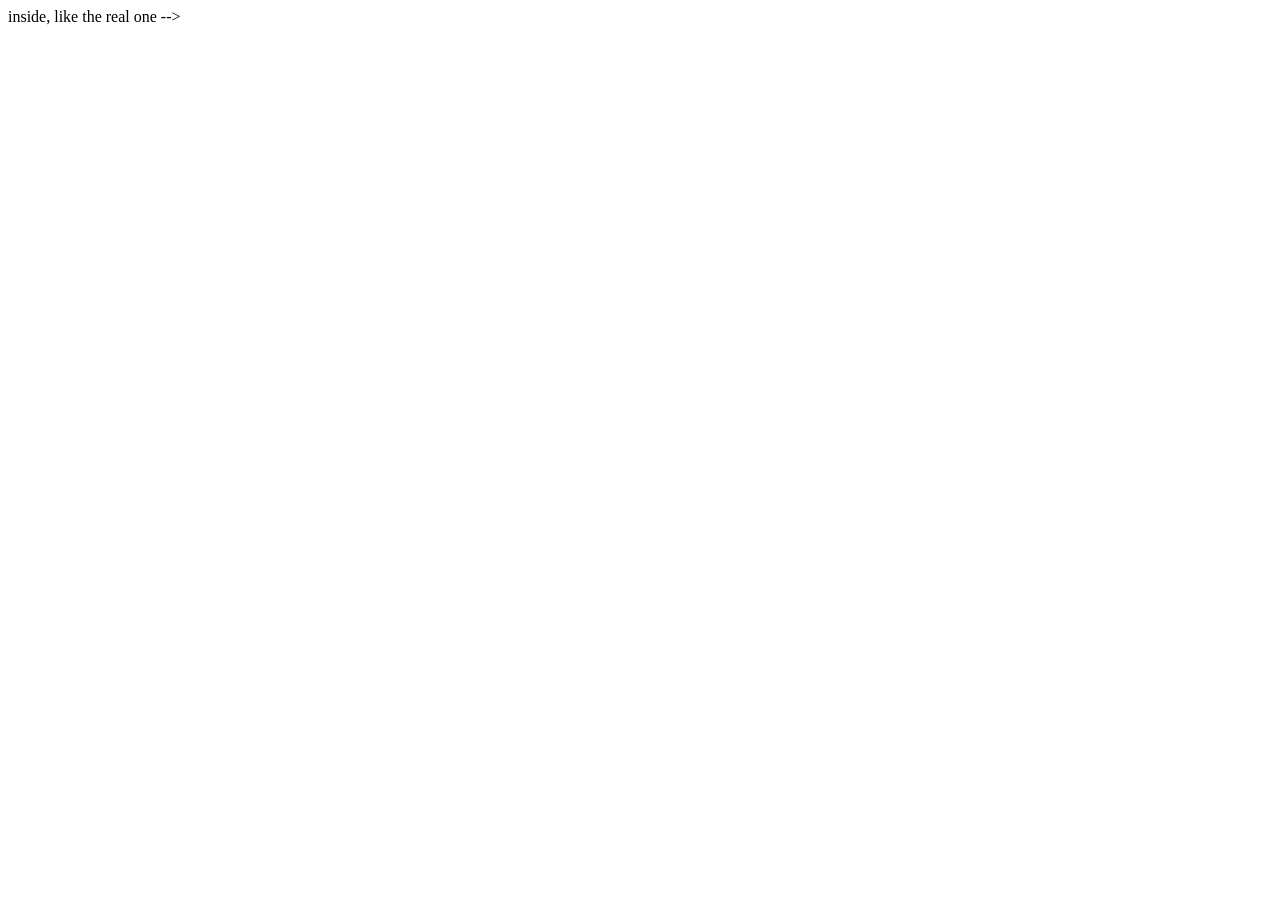
<file: holdtest/index.html>
<!DOCTYPE html>
<html lang="en">
<head>
<meta charset="UTF-8">
<title>WB-like host</title>
<!--
  a comment with --> inside, like the real one
-->
<script>window.__inline1 = performance.now();<\/script>
<script src="http://127.0.0.1:9447/slowseed"><\/script>
<script type="module" src="./heavy.js"><\/script>
</head>
<body>
<div id="skeleton-root" style="position:fixed;inset:0;background:#eee">SKELETON</div>
<div id="root"></div>
<script>window.__inline2 = performance.now(); document.title='booted';<\/script>
</body>
</html>
</file>
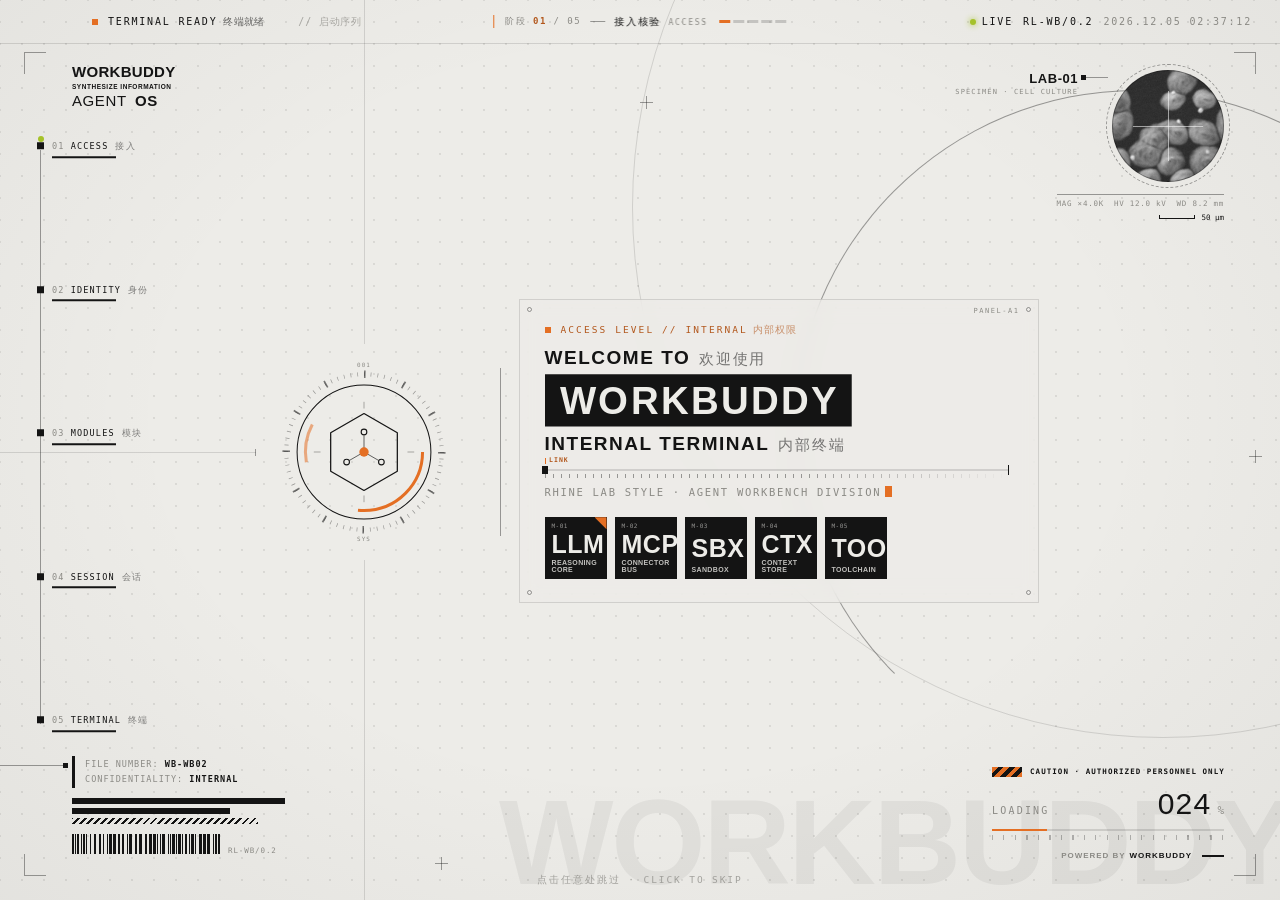
<file: splash.html>
<!DOCTYPE html>
<html lang="zh-CN"><head><meta charset="UTF-8"><title>WorkBuddy · 莱茵生命开屏</title><style>html,body{margin:0;height:100%;background:#151517;overflow:hidden}#wb-app{height:100%}</style><style>/* ==== dsh-rhine-splash lib/splash.css 原文，逐字未改 ==== */
/*
 * Rhine Lab style boot splash — styles.
 *
 * Everything is scoped under #rhine-splash so the shell's own stylesheets
 * (loaded later) can neither reach in nor be affected. Base rules describe
 * the *final* frame; keyframes animate *from* the hidden state with
 * `animation-fill-mode: both`, so reduced motion simply drops the
 * animations. Timings are written as `calc(<ms> * var(--t))` against a
 * 4.5 s timeline; --t scales with the configured duration.
 *
 * Act A (≈0.25–1.6 s): access check — "PERMISSION AUTHORIZED".
 * Act B (≈1.6–3.7 s): welcome lockup, emblem, module tiles.
 * Exit  (≈3.7–4.5 s): stage fades, seam opens, doors part.
 */

#rhine-splash {
  --rl-k: 1;
  --t: calc(var(--rl-k) * 1ms);
  --rl-p: 0;
  --rl-accent: #e46f24;
  --rl-signal: #a5c22a;
  --rl-bg: #edece8;
  --rl-ink: #141414;
  --rl-muted: #8b8a85;
  --rl-line: rgba(20, 20, 20, 0.13);
  --rl-line-strong: rgba(20, 20, 20, 0.4);
  --rl-dot: rgba(20, 20, 20, 0.09);
  --rl-hex: rgba(20, 20, 20, 0.06);
  --rl-glass: rgba(237, 236, 232, 0.6);
  --rl-accent-ink: color-mix(in srgb, var(--rl-accent) 78%, #000);
  --rl-vignette: rgba(20, 20, 20, 0.045);
  --rl-img-bars: var(--rl-img-bars-light, none);
  --rl-sans: "Montserrat", "Helvetica Neue", "PingFang SC", "Segoe UI", "Microsoft YaHei", Arial, sans-serif;
  --rl-cond: "DIN Condensed", "Bahnschrift", "Roboto Condensed", "Arial Narrow", "Helvetica Neue", sans-serif;
  --rl-mono: "SF Mono", "JetBrains Mono", "Cascadia Mono", Menlo, Consolas, monospace;
  --B: 1600; /* act B start, in timeline ms */
  --G: 1250; /* grant beat: AUTHORIZED has resolved */
  --R: 3300; /* ready beat: every meter has landed */
  --beat: 1.2s; /* tempo for every idle loop */
  --e-out: cubic-bezier(.16, 1, .3, 1);
  --e-io: cubic-bezier(.65, 0, .35, 1);
  --e-in: cubic-bezier(.7, 0, .84, 0);
  --e-pop: cubic-bezier(.34, 1.56, .64, 1);

  position: fixed;
  inset: 0;
  z-index: 2147483647;
  overflow: hidden;
  color: var(--rl-ink);
  font-family: var(--rl-sans);
  line-height: 1.2;
  cursor: default;
  user-select: none;
  -webkit-user-select: none;
  -webkit-font-smoothing: antialiased;
  contain: strict;
}

#rhine-splash[data-theme="dark"] {
  --rl-accent: #f0893e;
  --rl-signal: #c8e639;
  --rl-bg: #151517;
  --rl-ink: #ecebe7;
  --rl-muted: #8a8986;
  --rl-line: rgba(236, 235, 231, 0.11);
  --rl-line-strong: rgba(236, 235, 231, 0.36);
  --rl-dot: rgba(236, 235, 231, 0.06);
  --rl-hex: rgba(236, 235, 231, 0.05);
  --rl-glass: rgba(21, 21, 23, 0.55);
  --rl-accent-ink: var(--rl-accent);
  --rl-vignette: rgba(0, 0, 0, 0.35);
  --rl-img-bars: var(--rl-img-bars-dark, none);
}

#rhine-splash *,
#rhine-splash *::before,
#rhine-splash *::after {
  box-sizing: border-box;
  margin: 0;
  padding: 0;
}

#rhine-splash i {
  display: block;
  font-style: normal;
}

#rhine-splash b { font-weight: 800; }

/* ------------------------------------------------------------ backdrop */

#rhine-splash .rl-door {
  position: absolute;
  left: 0;
  right: 0;
  height: 50%;
  overflow: hidden;
  will-change: transform;
}

#rhine-splash .rl-door--top { top: 0; }
#rhine-splash .rl-door--bottom { bottom: 0; }

/* Each door paints a full-window backdrop clipped to its half, so the dot
   grid stays continuous across the seam. */
#rhine-splash .rl-door::before {
  content: "";
  position: absolute;
  left: 0;
  right: 0;
  height: 200%;
  background-color: var(--rl-bg);
  background-image:
    radial-gradient(ellipse at 50% 46%, transparent 52%, var(--rl-vignette) 100%),
    radial-gradient(var(--rl-dot) 1px, transparent 1.3px);
  background-size: 100% 100%, 22px 22px;
  background-position: 0 0, 11px 11px;
}

#rhine-splash .rl-door--top::before { top: 0; }
#rhine-splash .rl-door--bottom::before { bottom: 0; }

/* Accent edge on each door's inner side, shown only while the doors part. */
#rhine-splash .rl-door::after {
  content: "";
  position: absolute;
  left: 0;
  right: 0;
  height: 2px;
  background: var(--rl-accent);
  opacity: 0;
}

#rhine-splash .rl-door--top::after { bottom: 0; }
#rhine-splash .rl-door--bottom::after { top: 0; }

#rhine-splash .rl-seam {
  position: absolute;
  left: 0;
  right: 0;
  top: calc(50% - 1px);
  height: 2px;
  background: var(--rl-accent);
  box-shadow: 0 0 14px 1px var(--rl-accent);
  transform: scaleX(0);
  opacity: 0;
  pointer-events: none;
}

#rhine-splash .rl-stage {
  position: absolute;
  inset: 0;
}

#rhine-splash:not(.is-playing) .rl-stage { visibility: hidden; }

#rhine-splash .rl-drag {
  position: absolute;
  top: 0;
  left: 0;
  right: 0;
  height: 44px;
  z-index: 3;
  -webkit-app-region: drag;
}

/* Rendered slat field (assets/bars-*.jpg, inlined by the host). */
#rhine-splash .rl-field {
  position: absolute;
  top: 0;
  right: 0;
  bottom: 0;
  width: 74vw;
  background: var(--rl-img-bars) right center / cover no-repeat;
  -webkit-mask-image: linear-gradient(to right, transparent, #000 38%);
  mask-image: linear-gradient(to right, transparent, #000 38%);
}

#rhine-splash .rl-watermark {
  position: absolute;
  right: -1vw;
  bottom: 1vh;
  font: 800 13vw/0.8 var(--rl-sans);
  letter-spacing: -0.02em;
  color: transparent;
  -webkit-text-stroke: 1px var(--rl-line-strong);
  opacity: 0.28;
  white-space: nowrap;
}

#rhine-splash .rl-orbit {
  position: absolute;
  border-radius: 50%;
}

#rhine-splash .rl-orbit--1 {
  width: 118vmin;
  height: 118vmin;
  right: -46vmin;
  top: -36vmin;
  border: 1px solid var(--rl-line);
}

#rhine-splash .rl-orbit--2 {
  width: 76vmin;
  height: 76vmin;
  right: -22vmin;
  top: 10vmin;
  border: 1.5px solid transparent;
  border-top-color: var(--rl-line-strong);
  border-left-color: var(--rl-line-strong);
}

#rhine-splash .rl-orbit--2::after {
  content: "";
  position: absolute;
  left: 50%;
  top: -4.5px;
  width: 8px;
  height: 8px;
  margin-left: -4px;
  border-radius: 50%;
  background: var(--rl-accent);
}

/* ------------------------------------------------------------ HUD frame */

#rhine-splash .rl-corner {
  position: absolute;
  width: 22px;
  height: 22px;
  border: 0 solid var(--rl-line-strong);
}

#rhine-splash .rl-corner--tl { top: 52px; left: 24px; border-top-width: 1px; border-left-width: 1px; --dx: -8px; --dy: -8px; }
#rhine-splash .rl-corner--tr { top: 52px; right: 24px; border-top-width: 1px; border-right-width: 1px; --dx: 8px; --dy: -8px; }
#rhine-splash .rl-corner--bl { bottom: 24px; left: 24px; border-bottom-width: 1px; border-left-width: 1px; --dx: -8px; --dy: 8px; }
#rhine-splash .rl-corner--br { bottom: 24px; right: 24px; border-bottom-width: 1px; border-right-width: 1px; --dx: 8px; --dy: 8px; }

/* Registration marks. */
#rhine-splash .rl-reg {
  position: absolute;
  width: 13px;
  height: 13px;
}

#rhine-splash .rl-reg::before,
#rhine-splash .rl-reg::after {
  content: "";
  position: absolute;
  background: var(--rl-line-strong);
}

#rhine-splash .rl-reg::before { left: 6px; top: 0; width: 1px; height: 13px; }
#rhine-splash .rl-reg::after { top: 6px; left: 0; height: 1px; width: 13px; }
#rhine-splash .rl-reg--a { top: 58px; left: 50%; }
#rhine-splash .rl-reg--b { bottom: 30px; left: 34%; }
#rhine-splash .rl-reg--c { top: 50%; right: 18px; }

#rhine-splash .rl-top {
  position: absolute;
  top: 0;
  left: 0;
  right: 0;
  height: 44px;
  padding: 0 28px 0 92px;
  display: flex;
  align-items: center;
  justify-content: space-between;
  border-bottom: 1px solid var(--rl-line);
  font: 500 10px/1 var(--rl-mono);
  letter-spacing: 0.18em;
  color: var(--rl-muted);
  white-space: nowrap;
}

#rhine-splash .rl-top-l,
#rhine-splash .rl-top-r {
  display: flex;
  align-items: center;
  gap: 10px;
}

#rhine-splash .rl-status { display: inline-grid; color: var(--rl-ink); }
#rhine-splash .rl-status > span { grid-area: 1 / 1; }
#rhine-splash .rl-status-a,
#rhine-splash .rl-status-b { opacity: 0; }
#rhine-splash .rl-dim { opacity: 0.7; letter-spacing: 0.08em; }
#rhine-splash .rl-code { color: var(--rl-ink); }
#rhine-splash .rl-clock { font-variant-numeric: tabular-nums; }

#rhine-splash .rl-live {
  display: flex;
  align-items: center;
  gap: 6px;
  color: var(--rl-ink);
}

#rhine-splash .rl-live > i {
  width: 6px;
  height: 6px;
  border-radius: 50%;
  background: var(--rl-signal);
  box-shadow: 0 0 6px var(--rl-signal);
}

#rhine-splash .rl-sq {
  display: inline-block;
  width: 6px;
  height: 6px;
  background: var(--rl-accent);
  flex: none;
}

/* Corporate lockup, top left. */
#rhine-splash .rl-lockup {
  position: absolute;
  top: 64px;
  left: 72px;
  color: var(--rl-ink);
  white-space: nowrap;
}

#rhine-splash .rl-lk-1 { font: 800 15px/1.05 var(--rl-sans); letter-spacing: 0.02em; }
#rhine-splash .rl-lk-2 { margin-top: 3px; font: 600 6.5px/1.2 var(--rl-sans); letter-spacing: 0.08em; }
#rhine-splash .rl-lk-3 { margin-top: 2px; font: 300 15px/1.05 var(--rl-sans); letter-spacing: 0.04em; }
#rhine-splash .rl-lk-3 b { margin-left: 0.25em; }

/* Index rail, left edge. */
#rhine-splash .rl-rail {
  position: absolute;
  left: 40px;
  top: 150px;
  bottom: 176px;
  width: 1px;
}

#rhine-splash .rl-rail-line {
  position: absolute;
  inset: 0;
  background: var(--rl-line-strong);
  transform-origin: center top;
}

#rhine-splash .rl-rail-sig {
  position: absolute;
  left: -2.5px;
  top: -14px;
  width: 6px;
  height: 6px;
  border-radius: 50%;
  background: var(--rl-signal);
}

#rhine-splash .rl-rail-item {
  position: absolute;
  left: 0;
  top: calc(var(--i) * 25%);
  transform: translateY(-50%);
  padding-left: 12px;
  font: 500 8.5px/1 var(--rl-mono);
  letter-spacing: 0.14em;
  color: var(--rl-ink);
  white-space: nowrap;
}

#rhine-splash .rl-rail-mk {
  position: absolute;
  left: -3px;
  top: 0;
  width: 7px;
  height: 7px;
  background: var(--rl-ink);
}

#rhine-splash .rl-rail-no { margin-right: 6px; color: var(--rl-muted); }

#rhine-splash .rl-rail-bar {
  width: 64px;
  height: 2px;
  margin-top: 5px;
  background: var(--rl-ink);
  transform-origin: left center;
}

/* ------------------------------------------------------- act A: access */

#rhine-splash .rl-access {
  position: absolute;
  inset: 44px 0 0;
  padding-bottom: 40px; /* same optical centre as act B */
  display: grid;
  place-items: center;
  opacity: 0;
}

#rhine-splash .rl-access-ring {
  position: absolute;
  left: 50%;
  top: calc(50% - 20px);
  width: 240px;
  height: 240px;
  margin: -120px 0 0 -120px;
  overflow: visible;
  fill: none;
}

#rhine-splash .rl-ar-faint { stroke: var(--rl-line); stroke-width: 1; }
#rhine-splash .rl-ar-arcs { transform-box: view-box; transform-origin: 120px 120px; }
#rhine-splash .rl-ar-arcs circle { stroke: var(--rl-ink); stroke-width: 1.3; }

#rhine-splash .rl-access-text {
  position: relative;
  margin-right: -0.5em;
  font: 300 clamp(14px, 1.6vw, 19px)/1 var(--rl-sans);
  letter-spacing: 0.5em;
  color: var(--rl-ink);
  white-space: nowrap;
}

#rhine-splash .rl-ac { display: inline-block; min-width: 0.55em; text-align: center; }
#rhine-splash .rl-ac.is-raw { color: var(--rl-muted); }

#rhine-splash .rl-access-dot {
  position: absolute;
  left: 50%;
  width: 6px;
  height: 6px;
  margin-left: -3px;
  border-radius: 50%;
  background: var(--rl-accent);
}

#rhine-splash .rl-access-dot--t { top: calc(50% - 70px); }
#rhine-splash .rl-access-dot--b { top: calc(50% + 24px); }

#rhine-splash .rl-access-sub {
  position: absolute;
  left: 50%;
  top: calc(50% + 54px);
  transform: translateX(-50%);
  display: flex;
  align-items: center;
  gap: 8px;
  font: 500 9px/1 var(--rl-mono);
  letter-spacing: 0.22em;
  color: var(--rl-muted);
  white-space: nowrap;
}

#rhine-splash .rl-access-sub > i {
  width: 5px;
  height: 5px;
  border-radius: 50%;
  background: var(--rl-ink);
}

/* -------------------------------------------------- act B: centrepiece */

#rhine-splash .rl-center {
  position: absolute;
  inset: 44px 0 0;
  display: flex;
  align-items: center;
  justify-content: center;
  gap: 44px;
  padding: 0 32px 40px;
}

#rhine-splash .rl-emblem {
  position: relative;
  flex: none;
  width: 184px;
  height: 184px;
  color: var(--rl-accent);
}

#rhine-splash .rl-e {
  position: relative;
  display: block;
  width: 100%;
  height: 100%;
  overflow: visible;
  fill: none;
  stroke-linecap: butt;
}

#rhine-splash .rl-e-ticks,
#rhine-splash .rl-e-arcs,
#rhine-splash .rl-e-sweep {
  transform-box: view-box;
  transform-origin: 110px 110px;
}

#rhine-splash .rl-e-ticks circle { stroke: var(--rl-line-strong); }
#rhine-splash .rl-e-ticks .rl-e-major { stroke: var(--rl-ink); opacity: 0.55; }
#rhine-splash .rl-e-ring { stroke: var(--rl-ink); stroke-width: 1.2; stroke-dasharray: 1; stroke-dashoffset: 0; }
#rhine-splash .rl-e-arc { stroke: var(--rl-accent); stroke-width: 3.6; }
#rhine-splash .rl-e-arc--b { opacity: 0.55; }
#rhine-splash .rl-e-sweep { opacity: 0; }
#rhine-splash .rl-e-cross path { stroke: var(--rl-line-strong); stroke-width: 1; }
#rhine-splash .rl-e-hex { stroke: var(--rl-ink); stroke-width: 1.5; stroke-linejoin: round; stroke-dasharray: 1; stroke-dashoffset: 0; }
#rhine-splash .rl-e-bond { stroke: var(--rl-ink); stroke-width: 1.1; opacity: 0.7; }
#rhine-splash .rl-e-node { fill: var(--rl-bg); stroke: var(--rl-ink); stroke-width: 1.3; transform-box: fill-box; transform-origin: center; }
#rhine-splash .rl-e-core { fill: var(--rl-accent); transform-box: fill-box; transform-origin: center; }
#rhine-splash .rl-e-label text {
  fill: var(--rl-muted);
  font: 500 7px var(--rl-mono);
  letter-spacing: 0.2em;
  text-anchor: middle;
}

/* Guide lines reach out from the emblem to the window edges. */
#rhine-splash .rl-gl {
  position: absolute;
  background: var(--rl-line);
}

#rhine-splash .rl-gl--h {
  top: 50%;
  right: calc(100% + 16px);
  width: 100vw;
  height: 1px;
  transform-origin: right center;
}

#rhine-splash .rl-gl--h::after {
  content: "";
  position: absolute;
  right: 0;
  top: -3px;
  width: 1px;
  height: 7px;
  background: var(--rl-line-strong);
}

#rhine-splash .rl-gl--v1,
#rhine-splash .rl-gl--v2 {
  left: 50%;
  width: 1px;
  height: 100vh;
}

#rhine-splash .rl-gl--v1 { bottom: calc(100% + 16px); transform-origin: center bottom; }
#rhine-splash .rl-gl--v2 { top: calc(100% + 16px); transform-origin: center top; }

/* Act A dissolves into this accent hairline on the emblem's axis, which
   hands over to the emblem's own guide lines. */
#rhine-splash .rl-handoff {
  position: absolute;
  left: 0;
  right: 0;
  top: calc(50% - 20px);
  height: 1px;
  background: var(--rl-accent);
  box-shadow: 0 0 8px var(--rl-accent);
  transform: scaleX(0);
  opacity: 0;
  pointer-events: none;
}

#rhine-splash .rl-divider {
  flex: none;
  width: 1px;
  height: 168px;
  background: var(--rl-line-strong);
}

#rhine-splash .rl-text {
  position: relative;
  isolation: isolate;
  display: flex;
  flex-direction: column;
  align-items: flex-start;
  min-width: 0;
}

/* Frosted glass panel behind the lockup, with corner screws. */
#rhine-splash .rl-panel {
  position: absolute;
  inset: -26px -30px -24px -26px;
  z-index: -1;
  background: var(--rl-glass);
  -webkit-backdrop-filter: blur(10px) saturate(1.1);
  backdrop-filter: blur(10px) saturate(1.1);
  border: 1px solid var(--rl-line);
}

#rhine-splash .rl-panel > i {
  position: absolute;
  width: 5px;
  height: 5px;
  border: 1px solid var(--rl-line-strong);
  border-radius: 50%;
}

#rhine-splash .rl-panel > i:nth-child(1) { top: 7px; left: 7px; }
#rhine-splash .rl-panel > i:nth-child(2) { top: 7px; right: 7px; }
#rhine-splash .rl-panel > i:nth-child(3) { bottom: 7px; left: 7px; }
#rhine-splash .rl-panel > i:nth-child(4) { bottom: 7px; right: 7px; }

#rhine-splash .rl-panel-id {
  position: absolute;
  top: 8px;
  right: 18px;
  font: 500 7px/1 var(--rl-mono);
  letter-spacing: 0.22em;
  color: var(--rl-muted);
}

#rhine-splash .rl-over {
  display: flex;
  align-items: center;
  gap: 10px;
  font: 500 9.5px/1 var(--rl-mono);
  letter-spacing: 0.22em;
  color: var(--rl-accent-ink);
}

#rhine-splash .rl-w {
  font: 800 clamp(14px, 1.5vw, 19px)/1 var(--rl-sans);
  letter-spacing: 0.08em;
  color: var(--rl-ink);
}

#rhine-splash .rl-w1 { margin: 14px 0 7px; }
#rhine-splash .rl-w2 { margin: 7px 0 0; }

#rhine-splash .rl-title {
  display: inline-flex;
  padding: 0.2em 0.34em 0.16em 0.4em;
  background: var(--rl-ink);
  color: var(--rl-bg);
  font: 800 clamp(24px, 3vw, 40px)/1 var(--rl-sans);
  letter-spacing: 0.06em;
  white-space: nowrap;
}

#rhine-splash .rl-ch {
  display: inline-block;
  will-change: transform, opacity, filter;
}

/* Link meter under INTERNAL TERMINAL: a ruled track whose orange fill is
   driven by --rl-q (session link progress, set per frame by splash.js),
   with a riding read head and a glint that sweeps on the --beat. */
#rhine-splash .rl-bar {
  position: relative;
  width: 100%;
  height: 2px;
  margin-top: 16px;
  background: var(--rl-line);
}

#rhine-splash .rl-bar::before {
  content: "";
  position: absolute;
  left: 0;
  right: 0;
  top: 5px;
  height: 4px;
  background: repeating-linear-gradient(90deg, var(--rl-line-strong) 0 1px, transparent 1px 8px);
  -webkit-mask-image: linear-gradient(90deg, #000 55%, transparent);
  mask-image: linear-gradient(90deg, #000 55%, transparent);
}

#rhine-splash .rl-bar::after {
  content: "";
  position: absolute;
  right: 0;
  top: -4px;
  width: 1px;
  height: 10px;
  background: var(--rl-ink);
}

#rhine-splash .rl-bar-fill {
  position: absolute;
  left: 0;
  top: 0;
  bottom: 0;
  width: calc(var(--rl-q, 0) * 100%);
  background:
    linear-gradient(90deg, transparent, color-mix(in srgb, var(--rl-accent) 30%, #fff), transparent) no-repeat,
    var(--rl-accent);
  background-size: 56px 100%, auto;
  background-position: -56px 0, 0 0;
}

#rhine-splash .rl-bar-head {
  position: absolute;
  top: -3px;
  left: calc(var(--rl-q, 0) * 100%);
  width: 6px;
  height: 8px;
  margin-left: -3px;
  background: var(--rl-ink);
}

#rhine-splash .rl-bar-head::before {
  content: "";
  position: absolute;
  left: 2.5px;
  bottom: calc(100% + 2px);
  width: 1px;
  height: 6px;
  background: var(--rl-accent);
}

#rhine-splash .rl-bar-head::after {
  content: "LINK";
  position: absolute;
  left: 7px;
  bottom: calc(100% + 3px);
  font: 600 6.5px/1 var(--rl-mono);
  letter-spacing: 0.16em;
  color: var(--rl-accent-ink);
}

#rhine-splash .rl-sub {
  margin-top: 14px;
  font: 400 10.5px/1.4 var(--rl-mono);
  letter-spacing: 0.16em;
  color: var(--rl-muted);
  white-space: nowrap;
}

#rhine-splash .rl-caret {
  display: inline-block;
  width: 0.62em;
  height: 1.05em;
  margin-left: 4px;
  vertical-align: -0.18em;
  background: var(--rl-accent);
}

/* Module tiles: inverted squares with condensed abbreviations. */
#rhine-splash .rl-tiles {
  display: flex;
  gap: 8px;
  margin-top: 18px;
  perspective: 600px;
}

#rhine-splash .rl-tile {
  position: relative;
  display: flex;
  flex-direction: column;
  justify-content: space-between;
  width: 62px;
  height: 62px;
  padding: 6px 6px 6px 7px;
  background: var(--rl-ink);
  color: var(--rl-bg);
  overflow: hidden;
  transform-origin: left center;
}

/* One condensed family for the abbreviation and its caption, so the label
   reads as a single stamped plate; the index stays mono as metadata. */
#rhine-splash .rl-tile-no { font: 500 6px/1 var(--rl-mono); letter-spacing: 0.08em; opacity: 0.6; }
#rhine-splash .rl-tile-ab {
  margin-top: 2px;
  font: 700 25px/0.86 var(--rl-cond);
  font-stretch: condensed;
  letter-spacing: 0.02em;
}
#rhine-splash .rl-tile-cap {
  font: 700 7px/1.05 var(--rl-cond);
  font-stretch: condensed;
  letter-spacing: 0.05em;
  opacity: 0.8;
  overflow-wrap: anywhere;
}

#rhine-splash .rl-tile--hot::after {
  content: "";
  position: absolute;
  top: 0;
  right: 0;
  width: 12px;
  height: 12px;
  background: var(--rl-accent);
  clip-path: polygon(0 0, 100% 0, 100% 100%);
}

/* ------------------------------------------------- specimen, top right */

#rhine-splash .rl-specimen {
  position: absolute;
  top: 70px;
  right: 56px;
  display: grid;
  grid-template-columns: auto 34px 112px;
  align-items: start;
  color: var(--rl-ink);
}

#rhine-splash .rl-spec-label {
  display: flex;
  flex-direction: column;
  align-items: flex-end;
  gap: 4px;
  margin-top: 2px;
  white-space: nowrap;
}

#rhine-splash .rl-spec-label b { font: 800 13px/1 var(--rl-sans); letter-spacing: 0.04em; }
#rhine-splash .rl-spec-label span { font: 500 7px/1 var(--rl-mono); letter-spacing: 0.16em; color: var(--rl-muted); }

#rhine-splash .rl-spec-lead {
  position: relative;
  height: 1px;
  margin: 7px 4px 0 6px;
  background: var(--rl-line-strong);
  transform-origin: left center;
}

#rhine-splash .rl-spec-lead::before {
  content: "";
  position: absolute;
  left: -3px;
  top: -2px;
  width: 5px;
  height: 5px;
  background: var(--rl-ink);
}

#rhine-splash .rl-spec-view {
  position: relative;
  width: 112px;
  height: 112px;
  border-radius: 50%;
  overflow: hidden;
  border: 1px solid var(--rl-line-strong);
  outline: 1px dashed var(--rl-line-strong);
  outline-offset: 5px;
  background:
    var(--rl-img-specimen, radial-gradient(circle at 30% 35%, #c9c9c9 0 13%, transparent 14%) ,
    radial-gradient(circle at 66% 58%, #a9a9a9 0 17%, transparent 18%)),
    #4a4a4a;
  background-size: 170%;
  background-position: 42% 46%;
}

#rhine-splash .rl-spec-view::before,
#rhine-splash .rl-spec-view::after {
  content: "";
  position: absolute;
  background: rgba(255, 255, 255, 0.55);
}

#rhine-splash .rl-spec-view::before { left: 50%; top: 18%; bottom: 18%; width: 1px; }
#rhine-splash .rl-spec-view::after { top: 50%; left: 18%; right: 18%; height: 1px; }

#rhine-splash .rl-spec-scan {
  position: absolute;
  left: 0;
  right: 0;
  top: 0;
  height: 2px;
  background: var(--rl-accent);
  box-shadow: 0 0 8px var(--rl-accent);
  opacity: 0;
}

#rhine-splash .rl-spec-data {
  grid-column: 1 / -1;
  justify-self: end;
  display: flex;
  gap: 10px;
  margin-top: 12px;
  padding-top: 5px;
  border-top: 1px solid var(--rl-line-strong);
  font: 500 7.5px/1 var(--rl-mono);
  letter-spacing: 0.1em;
  color: var(--rl-muted);
  white-space: nowrap;
}

#rhine-splash .rl-spec-scale {
  grid-column: 1 / -1;
  justify-self: end;
  display: flex;
  align-items: center;
  gap: 6px;
  margin-top: 6px;
  font: 500 7.5px/1 var(--rl-mono);
  color: var(--rl-ink);
}

#rhine-splash .rl-spec-scale > i {
  width: 36px;
  height: 4px;
  border: 1px solid var(--rl-ink);
  border-top: 0;
}

/* --------------------------------------------------- file tag, bottom left */

#rhine-splash .rl-file {
  position: absolute;
  left: 72px;
  bottom: 46px;
  width: 232px;
}

#rhine-splash .rl-file-lead {
  position: absolute;
  right: calc(100% + 6px);
  top: 9px;
  width: 66px;
  height: 1px;
  background: var(--rl-line-strong);
  transform-origin: left center;
}

#rhine-splash .rl-file-lead::after {
  content: "";
  position: absolute;
  right: -2px;
  top: -2px;
  width: 5px;
  height: 5px;
  background: var(--rl-ink);
}

#rhine-splash .rl-file-box {
  padding: 1px 0 1px 10px;
  border-left: 3px solid var(--rl-ink);
  font: 500 8.5px/1.75 var(--rl-mono);
  letter-spacing: 0.12em;
  color: var(--rl-muted);
  white-space: nowrap;
}

#rhine-splash .rl-file-box b { color: var(--rl-ink); font-weight: 700; }

#rhine-splash .rl-redact {
  display: grid;
  gap: 4px;
  margin-top: 10px;
}

#rhine-splash .rl-redact > i {
  width: var(--w);
  height: 6px;
  background: var(--rl-ink);
  transform-origin: left center;
}

#rhine-splash .rl-redact > i.rl-redact--h {
  background: repeating-linear-gradient(-45deg, var(--rl-ink) 0 2px, transparent 2px 5px);
}

#rhine-splash .rl-code-row {
  display: flex;
  align-items: flex-end;
  gap: 8px;
  margin-top: 10px;
}

#rhine-splash .rl-barcode {
  display: block;
  width: 148px;
  height: 20px;
  fill: var(--rl-ink);
}

#rhine-splash .rl-code-tx { font: 500 7.5px/1 var(--rl-mono); letter-spacing: 0.12em; color: var(--rl-muted); }

/* ---------------------------------------------- caution + progress, bottom right */

#rhine-splash .rl-foot-r {
  position: absolute;
  right: 56px;
  bottom: 40px;
  width: 232px;
  display: flex;
  flex-direction: column;
  align-items: stretch;
  gap: 12px;
}

#rhine-splash .rl-caution {
  display: flex;
  align-items: center;
  gap: 8px;
  font: 600 7.5px/1 var(--rl-mono);
  letter-spacing: 0.14em;
  color: var(--rl-ink);
  white-space: nowrap;
}

#rhine-splash .rl-caution > i {
  flex: none;
  width: 30px;
  height: 10px;
  background: repeating-linear-gradient(-45deg, var(--rl-accent) 0 4px, var(--rl-ink) 4px 8px);
}

#rhine-splash .rl-prog-head {
  display: flex;
  align-items: baseline;
  gap: 6px;
  font-family: var(--rl-mono);
  color: var(--rl-muted);
}

#rhine-splash .rl-prog-label {
  flex: 1;
  font-size: 10px;
  letter-spacing: 0.22em;
}

#rhine-splash .rl-pct {
  font: 200 30px/1 var(--rl-sans);
  letter-spacing: 0.04em;
  font-variant-numeric: tabular-nums;
  color: var(--rl-ink);
}

#rhine-splash .rl-pct-unit { font-size: 11px; }

#rhine-splash .rl-prog-bar {
  position: relative;
  height: 2px;
  margin-top: 10px;
  background: var(--rl-line);
}

#rhine-splash .rl-prog-bar > i {
  position: absolute;
  inset: 0;
  background: var(--rl-accent);
  transform: scaleX(var(--rl-p));
  transform-origin: left center;
}

#rhine-splash .rl-prog-ticks {
  height: 5px;
  margin-top: 4px;
  background-image: repeating-linear-gradient(90deg, var(--rl-line-strong) 0 1px, transparent 1px 11.5px);
  opacity: 0.7;
}

#rhine-splash .rl-powered {
  display: flex;
  align-items: center;
  justify-content: flex-end;
  gap: 4px;
  font: 600 8px/1 var(--rl-sans);
  letter-spacing: 0.12em;
  color: var(--rl-muted);
}

#rhine-splash .rl-powered b { color: var(--rl-ink); }
#rhine-splash .rl-powered > i { width: 22px; height: 2px; margin-left: 6px; background: var(--rl-ink); }

#rhine-splash .rl-hint {
  position: absolute;
  left: 50%;
  bottom: 16px;
  transform: translateX(-50%);
  font: 400 9.5px/1 var(--rl-mono);
  letter-spacing: 0.2em;
  color: var(--rl-muted);
  white-space: nowrap;
  opacity: 0.75;
}

/* ------------------------------------------------------------ timeline
 *
 * Beats, in ms on the 4.5 s timeline (scaled by --t):
 *   frame   0–500    top bar, corners, rail spine, lockup
 *   act A   250–1450 access check; G (--G) = grant beat: status flips,
 *                    rail 02 lights, ID CONFIRMED, the two dots ping
 *   sweep   600–1300 peripheral HUD boots clockwise:
 *                    specimen → caution/progress → file tag
 *   act B   1600     emblem, panel, lockup; tiles 2550 (rail 03)
 *   handoff 1400     act A dissolves into an accent hairline on the axis
 *   ready   3300     (--R) TERMINAL READY, corners lock, rail 05, meters 97%
 * One easing family: --e-out enters, --e-io draws and wipes, --e-in
 * leaves, --e-pop pops. Idle loops run on multiples of --beat so nothing
 * flickers out of step.
 */

/* backdrop */
#rhine-splash.is-playing .rl-field { animation: rl-field-in calc(2600 * var(--t)) var(--e-out) both; }
#rhine-splash.is-playing .rl-watermark { animation: rl-drift calc(1800 * var(--t)) var(--e-out) calc(400 * var(--t)) both; }
#rhine-splash.is-playing .rl-orbit--1 { animation: rl-fade calc(900 * var(--t)) var(--e-out) calc(200 * var(--t)) both; }
#rhine-splash.is-playing .rl-orbit--2 {
  animation:
    rl-orbit-in calc(1600 * var(--t)) var(--e-out) calc(200 * var(--t)) both,
    rl-spin calc(var(--beat) * 80) linear calc(1800 * var(--t)) infinite;
}

/* frame */
#rhine-splash.is-playing .rl-top { animation: rl-drop calc(420 * var(--t)) var(--e-out) calc(100 * var(--t)) both; }
#rhine-splash.is-playing .rl-status-a {
  animation:
    rl-in calc(200 * var(--t)) linear calc(150 * var(--t)) both,
    rl-out calc(160 * var(--t)) linear calc(var(--G) * var(--t)) forwards;
}
#rhine-splash.is-playing .rl-status-b {
  animation:
    rl-in calc(200 * var(--t)) linear calc((var(--G) + 40) * var(--t)) both,
    rl-out calc(160 * var(--t)) linear calc(var(--R) * var(--t)) forwards;
}
#rhine-splash.is-playing .rl-status-c { animation: rl-fade calc(200 * var(--t)) linear calc((var(--R) + 40) * var(--t)) both; }
#rhine-splash.is-playing .rl-live > i { animation: rl-pulse calc(var(--beat) * 2) ease-in-out infinite; }
#rhine-splash.is-playing .rl-corner {
  animation:
    rl-corner calc(520 * var(--t)) var(--e-out) calc(160 * var(--t)) both,
    rl-lock calc(700 * var(--t)) var(--e-out) calc(var(--R) * var(--t));
}
#rhine-splash.is-playing .rl-reg { animation: rl-fade calc(400 * var(--t)) var(--e-out) calc(300 * var(--t)) both; }
#rhine-splash.is-playing .rl-lk-1 { animation: rl-slide calc(420 * var(--t)) var(--e-out) calc(180 * var(--t)) both; }
#rhine-splash.is-playing .rl-lk-2 { animation: rl-slide calc(420 * var(--t)) var(--e-out) calc(230 * var(--t)) both; }
#rhine-splash.is-playing .rl-lk-3 { animation: rl-slide calc(420 * var(--t)) var(--e-out) calc(280 * var(--t)) both; }

/* index rail: items light at their semantic beat (--at, set per item) */
#rhine-splash.is-playing .rl-rail-line { animation: rl-grow-y calc(900 * var(--t)) var(--e-io) calc(250 * var(--t)) both; }
#rhine-splash.is-playing .rl-rail-sig {
  animation:
    rl-fade calc(300 * var(--t)) var(--e-out) calc(300 * var(--t)) both,
    rl-pulse calc(var(--beat) * 2) ease-in-out calc(600 * var(--t)) infinite;
}
#rhine-splash.is-playing .rl-rail-item { animation: rl-dim-in calc(420 * var(--t)) var(--e-out) calc((350 + var(--i) * 70) * var(--t)) both; }
#rhine-splash.is-playing .rl-rail-tx { animation: rl-ink-in calc(260 * var(--t)) var(--e-out) calc(var(--at) * var(--t)) both; }
#rhine-splash.is-playing .rl-rail-mk { animation: rl-mk-hot calc(900 * var(--t)) var(--e-out) calc(var(--at) * var(--t)) both; }
#rhine-splash.is-playing .rl-rail-bar { animation: rl-grow-x calc(420 * var(--t)) var(--e-io) calc(var(--at) * var(--t)) both; }

/* act A */
#rhine-splash.is-playing .rl-access {
  animation:
    rl-in calc(300 * var(--t)) var(--e-out) calc(250 * var(--t)) both,
    rl-out calc(240 * var(--t)) var(--e-in) calc(1450 * var(--t)) forwards;
}
#rhine-splash.is-playing .rl-access-text { animation: rl-spread calc(280 * var(--t)) var(--e-in) calc(1420 * var(--t)) both; }
#rhine-splash.is-playing .rl-handoff { animation: rl-handoff calc(760 * var(--t)) var(--e-io) calc(1400 * var(--t)) both; }
#rhine-splash.is-playing .rl-ar-arcs { animation: rl-arc-turn calc(1500 * var(--t)) var(--e-io) calc(250 * var(--t)) both; }
#rhine-splash.is-playing .rl-ar-faint { animation: rl-fade calc(500 * var(--t)) var(--e-out) calc(300 * var(--t)) both; }
#rhine-splash.is-playing .rl-access-dot {
  animation:
    rl-pop calc(360 * var(--t)) var(--e-pop) calc(480 * var(--t)) both,
    rl-ping calc(520 * var(--t)) var(--e-out) calc(var(--G) * var(--t));
}
#rhine-splash.is-playing .rl-access-dot--b { animation-delay: calc(540 * var(--t)), calc((var(--G) + 60) * var(--t)); }
#rhine-splash.is-playing .rl-ellipsis { animation: rl-blink calc(var(--beat) / 2) steps(1, end) infinite; }
#rhine-splash.is-playing .rl-access-sub { animation: rl-rise calc(320 * var(--t)) var(--e-out) calc(var(--G) * var(--t)) both; }

/* peripheral HUD sweep, clockwise from the top right */
#rhine-splash.is-playing .rl-specimen { animation: rl-fade calc(400 * var(--t)) var(--e-out) calc(600 * var(--t)) both; }
#rhine-splash.is-playing .rl-spec-view { animation: rl-focus calc(900 * var(--t)) var(--e-out) calc(640 * var(--t)) both; }
#rhine-splash.is-playing .rl-spec-scan { animation: rl-scan calc(var(--beat) * 2) var(--e-io) calc(900 * var(--t)) infinite; }
#rhine-splash.is-playing .rl-spec-lead { animation: rl-grow-x calc(360 * var(--t)) var(--e-io) calc(760 * var(--t)) both; }
#rhine-splash.is-playing .rl-spec-data { animation: rl-slide-r calc(420 * var(--t)) var(--e-out) calc(840 * var(--t)) both; }
#rhine-splash.is-playing .rl-spec-scale { animation: rl-fade calc(300 * var(--t)) var(--e-out) calc(920 * var(--t)) both; }

#rhine-splash.is-playing .rl-caution { animation: rl-slide-r calc(420 * var(--t)) var(--e-out) calc(720 * var(--t)) both; }
#rhine-splash.is-playing .rl-caution > i { animation: rl-hazard var(--beat) linear infinite; }
#rhine-splash.is-playing .rl-prog { animation: rl-slide-r calc(420 * var(--t)) var(--e-out) calc(800 * var(--t)) both; }
#rhine-splash.is-playing .rl-powered { animation: rl-slide-r calc(420 * var(--t)) var(--e-out) calc(880 * var(--t)) both; }

#rhine-splash.is-playing .rl-file-lead { animation: rl-grow-x calc(480 * var(--t)) var(--e-io) calc(900 * var(--t)) both; }
#rhine-splash.is-playing .rl-file-box { animation: rl-slide calc(420 * var(--t)) var(--e-out) calc(980 * var(--t)) both; }
#rhine-splash.is-playing .rl-redact > i { animation: rl-grow-x calc(420 * var(--t)) var(--e-io) calc(1060 * var(--t)) both; }
#rhine-splash.is-playing .rl-redact > i:nth-child(2) { animation-delay: calc(1120 * var(--t)); }
#rhine-splash.is-playing .rl-redact > i:nth-child(3) { animation-delay: calc(1180 * var(--t)); }
#rhine-splash.is-playing .rl-code-row { animation: rl-wipe calc(480 * var(--t)) var(--e-io) calc(1260 * var(--t)) both; }
#rhine-splash.is-playing .rl-hint { animation: rl-hint calc(600 * var(--t)) var(--e-out) calc(1700 * var(--t)) both; }

/* act B: emblem — ticks counter-rotate against the accent arcs */
#rhine-splash.is-playing .rl-e-ring { animation: rl-draw calc(820 * var(--t)) var(--e-io) calc(var(--B) * var(--t)) both; }
#rhine-splash.is-playing .rl-e-ticks {
  animation:
    rl-ticks-in calc(700 * var(--t)) var(--e-out) calc((var(--B) + 100) * var(--t)) both,
    rl-spin-rev calc(var(--beat) * 40) linear calc((var(--B) + 800) * var(--t)) infinite;
}
#rhine-splash.is-playing .rl-e-hex { animation: rl-draw calc(760 * var(--t)) var(--e-io) calc((var(--B) + 200) * var(--t)) both; }
#rhine-splash.is-playing .rl-e-cross { animation: rl-fade calc(400 * var(--t)) var(--e-out) calc((var(--B) + 350) * var(--t)) both; }
#rhine-splash.is-playing .rl-e-arcs { animation: rl-spin calc(var(--beat) * 8) linear calc((var(--B) + 450) * var(--t)) infinite; }
#rhine-splash.is-playing .rl-e-arc { animation: rl-arc calc(620 * var(--t)) var(--e-io) calc((var(--B) + 450) * var(--t)) both; }
#rhine-splash.is-playing .rl-e-sweep { animation: rl-sweep calc(1500 * var(--t)) var(--e-io) calc((var(--B) + 550) * var(--t)) both; }
#rhine-splash.is-playing .rl-e-bond { animation: rl-fade calc(300 * var(--t)) var(--e-out) calc((var(--B) + 700) * var(--t)) both; }
#rhine-splash.is-playing .rl-e-node { animation: rl-pop calc(360 * var(--t)) var(--e-pop) calc((var(--B) + 720) * var(--t)) both; }
#rhine-splash.is-playing .rl-e-node:nth-of-type(2) { animation-delay: calc((var(--B) + 800) * var(--t)); }
#rhine-splash.is-playing .rl-e-node:nth-of-type(3) { animation-delay: calc((var(--B) + 880) * var(--t)); }
#rhine-splash.is-playing .rl-e-core {
  animation:
    rl-pop calc(360 * var(--t)) var(--e-pop) calc((var(--B) + 940) * var(--t)) both,
    rl-pulse calc(var(--beat) * 2) ease-in-out calc((var(--B) + 1400) * var(--t)) infinite;
}
#rhine-splash.is-playing .rl-e-label { animation: rl-fade calc(400 * var(--t)) var(--e-out) calc((var(--B) + 800) * var(--t)) both; }
#rhine-splash.is-playing .rl-gl--h { animation: rl-grow-x calc(900 * var(--t)) var(--e-io) calc((var(--B) + 150) * var(--t)) both; }
#rhine-splash.is-playing .rl-gl--v1,
#rhine-splash.is-playing .rl-gl--v2 { animation: rl-grow-y calc(900 * var(--t)) var(--e-io) calc((var(--B) + 230) * var(--t)) both; }
#rhine-splash.is-playing .rl-divider { animation: rl-grow-y calc(600 * var(--t)) var(--e-io) calc((var(--B) + 500) * var(--t)) both; }

/* act B: lockup */
#rhine-splash.is-playing .rl-panel { animation: rl-panel-in calc(520 * var(--t)) var(--e-io) calc((var(--B) + 200) * var(--t)) both; }
#rhine-splash.is-playing .rl-over { animation: rl-slide calc(420 * var(--t)) var(--e-out) calc((var(--B) + 300) * var(--t)) both; }
#rhine-splash.is-playing .rl-w1 { animation: rl-slide calc(420 * var(--t)) var(--e-out) calc((var(--B) + 360) * var(--t)) both; }
#rhine-splash.is-playing .rl-title { animation: rl-wipe calc(380 * var(--t)) var(--e-io) calc((var(--B) + 420) * var(--t)) both; }
#rhine-splash.is-playing .rl-ch { animation: rl-char calc(420 * var(--t)) var(--e-out) calc((var(--B) + 600 + var(--i) * 28) * var(--t)) both; }
#rhine-splash.is-playing .rl-w2 { animation: rl-slide calc(420 * var(--t)) var(--e-out) calc((var(--B) + 720) * var(--t)) both; }
#rhine-splash.is-playing .rl-bar { animation: rl-wipe-wide calc(520 * var(--t)) var(--e-io) calc((var(--B) + 800) * var(--t)) both; }
#rhine-splash.is-playing .rl-bar-head { animation: rl-head-in calc(360 * var(--t)) var(--e-pop) calc((var(--B) + 900) * var(--t)) both; }
#rhine-splash.is-playing .rl-bar-fill { animation: rl-glint calc(var(--beat) * 2) var(--e-io) calc((var(--B) + 950) * var(--t)) infinite; }
#rhine-splash.is-playing .rl-sc { animation: rl-fade 1ms linear calc((var(--B) + 1000 + var(--i) * 12) * var(--t)) both; }
#rhine-splash.is-playing .rl-caret {
  animation:
    rl-fade 1ms linear calc((var(--B) + 1000 + var(--n, 40) * 12) * var(--t)) both,
    rl-blink var(--beat) steps(1, end) calc((var(--B) + 1000 + var(--n, 40) * 12) * var(--t)) infinite;
}
#rhine-splash.is-playing .rl-tile { animation: rl-tile-in calc(460 * var(--t)) var(--e-out) calc((var(--B) + 950 + var(--i) * 110) * var(--t)) both; }

/* ---------------------------------------------------------------- exit */

#rhine-splash.is-leaving { pointer-events: none; }
#rhine-splash.is-leaving .rl-drag { -webkit-app-region: no-drag; }
#rhine-splash[data-exit="doors"].is-leaving .rl-stage { animation: rl-stage-out 220ms var(--e-in) both; }
#rhine-splash[data-exit="doors"].is-leaving .rl-seam { animation: rl-seam 380ms var(--e-io) 80ms both; }
#rhine-splash[data-exit="doors"].is-leaving .rl-door::after { opacity: 1; }
#rhine-splash[data-exit="doors"].is-reduced .rl-door::after { display: none; }
#rhine-splash[data-exit="doors"].is-leaving .rl-door--top { animation: rl-door-up 540ms var(--e-io) 280ms both; }
#rhine-splash[data-exit="doors"].is-leaving .rl-door--bottom { animation: rl-door-down 540ms var(--e-io) 280ms both; }
#rhine-splash[data-exit="fade"].is-leaving { animation: rl-out 320ms var(--e-out) both; }

#rhine-splash .rl-decode {
  position: absolute;
  inset: 0;
  width: 100%;
  height: 100%;
  z-index: 5;
  pointer-events: none;
}

#rhine-splash .rl-slice {
  position: absolute;
  inset: 0;
  z-index: 5;
  background: var(--rl-bg);
  overflow: hidden;
  pointer-events: none;
}

#rhine-splash .rl-slice,
#rhine-splash .rl-slice * { animation: none !important; transition: none !important; }
#rhine-splash .rl-slice .rl-stage { visibility: visible; }
#rhine-splash[data-exit="glitch"].is-leaving .rl-slice {
  text-shadow: 2px 0 rgba(255, 40, 90, .75), -2px 0 rgba(0, 210, 255, .75);
}
/* The outline watermark has transparent fill, so a shadow would paint the
   whole glyph solid; keep it a bare outline. */
#rhine-splash[data-exit="glitch"].is-leaving .rl-slice .rl-watermark { text-shadow: none; }

#rhine-splash .rl-glitch-bar {
  position: absolute;
  left: 0;
  right: 0;
  height: 2px;
  z-index: 6;
  background: var(--rl-accent);
  box-shadow: 0 0 8px var(--rl-accent);
  pointer-events: none;
}

#rhine-splash[data-exit="iris"].is-leaving {
  clip-path: polygon(evenodd,
    0 0, 100% 0, 100% 100%, 0 100%, 0 0,
    var(--rl-cx) calc(var(--rl-cy) - var(--rl-iris-s) * 100px),
    calc(var(--rl-cx) + var(--rl-iris-s) * 86.6px) calc(var(--rl-cy) - var(--rl-iris-s) * 50px),
    calc(var(--rl-cx) + var(--rl-iris-s) * 86.6px) calc(var(--rl-cy) + var(--rl-iris-s) * 50px),
    var(--rl-cx) calc(var(--rl-cy) + var(--rl-iris-s) * 100px),
    calc(var(--rl-cx) - var(--rl-iris-s) * 86.6px) calc(var(--rl-cy) + var(--rl-iris-s) * 50px),
    calc(var(--rl-cx) - var(--rl-iris-s) * 86.6px) calc(var(--rl-cy) - var(--rl-iris-s) * 50px),
    var(--rl-cx) calc(var(--rl-cy) - var(--rl-iris-s) * 100px), 0 0);
  animation: rl-iris 760ms var(--e-io) 300ms both;
}

#rhine-splash .rl-iris-ring {
  position: absolute;
  left: var(--rl-cx);
  top: var(--rl-cy);
  width: 200px;
  height: 200px;
  margin: -100px 0 0 -100px;
  z-index: 6;
  overflow: visible;
  fill: none;
  stroke: var(--rl-accent);
  stroke-width: 2;
  filter: drop-shadow(0 0 6px var(--rl-accent));
  pointer-events: none;
  transform: scale(var(--rl-iris-s));
}

#rhine-splash .rl-iris-ring polygon { vector-effect: non-scaling-stroke; }
#rhine-splash .rl-iris-ring--b {
  stroke-width: 1;
  opacity: .6;
  animation: rl-iris 760ms var(--e-io) 360ms both;
}
#rhine-splash[data-exit="iris"].is-leaving .rl-stage { animation: rl-out 320ms var(--e-in) 760ms both; }

/* Iris prime (0–300 ms) guides the eye to where the aperture will open:
   a spotlight dims the scene around the emblem, its guide lines turn
   orange and retract into it, the hexagon charges and the emblem bumps,
   and three hex pings ripple out of the centre. */
#rhine-splash .rl-iris-spot {
  position: absolute;
  inset: 0;
  z-index: 4;
  background: radial-gradient(circle at var(--rl-cx) var(--rl-cy),
    transparent 0, transparent 118px,
    color-mix(in srgb, var(--rl-bg) 80%, transparent) 250px);
  pointer-events: none;
  animation: rl-fade 260ms var(--e-out) both;
}
#rhine-splash[data-exit="iris"].is-leaving .rl-emblem {
  z-index: 5;
  animation: rl-iris-prime 320ms var(--e-out) both;
}
#rhine-splash[data-exit="iris"].is-leaving .rl-e-hex {
  stroke: var(--rl-accent);
  stroke-width: 2.6;
  filter: drop-shadow(0 0 3px var(--rl-accent));
}
#rhine-splash[data-exit="iris"].is-leaving .rl-gl {
  background: var(--rl-accent);
  box-shadow: 0 0 6px var(--rl-accent);
}
#rhine-splash[data-exit="iris"].is-leaving .rl-gl--h { width: var(--rl-gl-left, 100vw); animation: rl-iris-pull-x 300ms var(--e-io) both; }
#rhine-splash[data-exit="iris"].is-leaving .rl-gl--v1 { height: var(--rl-gl-up, 100vh); animation: rl-iris-pull-y 300ms var(--e-io) both; }
#rhine-splash[data-exit="iris"].is-leaving .rl-gl--v2 { height: var(--rl-gl-down, 100vh); animation: rl-iris-pull-y 300ms var(--e-io) both; }
#rhine-splash .rl-iris-ping {
  position: absolute;
  left: var(--rl-cx);
  top: var(--rl-cy);
  width: 200px;
  height: 200px;
  margin: -100px 0 0 -100px;
  z-index: 6;
  overflow: visible;
  fill: none;
  stroke: var(--rl-accent);
  stroke-width: 1.5;
  pointer-events: none;
  opacity: 0;
  animation: rl-iris-ping 460ms var(--e-out) both;
}
#rhine-splash .rl-iris-ping polygon { vector-effect: non-scaling-stroke; }

/* ------------------------------------------------------ reduced motion */

#rhine-splash.is-reduced .rl-stage *,
#rhine-splash.is-reduced .rl-stage *::before,
#rhine-splash.is-reduced .rl-stage *::after { animation: none !important; }
#rhine-splash.is-reduced .rl-access,
#rhine-splash.is-reduced .rl-handoff { display: none; }
#rhine-splash.is-reduced .rl-e-sweep,
#rhine-splash.is-reduced .rl-spec-scan { opacity: 0; }
#rhine-splash.is-reduced.is-leaving > * { animation: none !important; }
#rhine-splash.is-reduced.is-leaving { animation: rl-out 320ms ease-out both; }

/* ---------------------------------------------------- smaller windows */

@media (max-width: 1099px), (max-height: 719px) {
  #rhine-splash .rl-specimen { display: none; }
}

@media (max-height: 699px) {
  #rhine-splash .rl-file,
  #rhine-splash .rl-caution { display: none; }
}

@media (max-width: 899px) {
  #rhine-splash .rl-rail { display: none; }
}

@media (max-width: 860px) {
  #rhine-splash .rl-center { flex-direction: column; gap: 22px; padding-bottom: 110px; }
  #rhine-splash .rl-emblem { width: 120px; height: 120px; }
  #rhine-splash .rl-gl--h { display: none; }
  #rhine-splash .rl-divider { width: 96px; height: 1px; }
  #rhine-splash.is-playing .rl-divider { animation-name: rl-grow-x; }
  #rhine-splash .rl-text { align-items: center; text-align: center; }
  #rhine-splash .rl-title { font-size: clamp(20px, 5.4vw, 34px); }
  #rhine-splash .rl-sub { font-size: 9.5px; letter-spacing: 0.1em; white-space: normal; max-width: 80vw; }
  #rhine-splash .rl-tiles { justify-content: center; }
  #rhine-splash .rl-watermark,
  #rhine-splash .rl-file { display: none; }
}

@media (max-width: 700px) {
  #rhine-splash .rl-top .rl-dim,
  #rhine-splash .rl-top .rl-clock,
  #rhine-splash .rl-top .rl-live { display: none; }
  #rhine-splash .rl-foot-r { left: 50%; right: auto; transform: translateX(-50%); }
  #rhine-splash .rl-tile { width: 52px; height: 52px; }
  #rhine-splash .rl-tile-ab { font-size: 20px; }
  #rhine-splash .rl-tile-cap { font-size: 6px; }
}

/* ---------------------------------------------------------- keyframes */

@keyframes rl-fade { from { opacity: 0; } }
@keyframes rl-in { from { opacity: 0; } to { opacity: 1; } }
@keyframes rl-out { to { opacity: 0; } }
@keyframes rl-drop { from { opacity: 0; transform: translateY(-10px); } }
@keyframes rl-slide { from { opacity: 0; transform: translateX(-12px); } }
@keyframes rl-slide-r { from { opacity: 0; transform: translateX(12px); } }
@keyframes rl-corner { from { opacity: 0; transform: translate(var(--dx), var(--dy)); } }
@keyframes rl-draw { from { stroke-dashoffset: 1; } }
@keyframes rl-arc { from { stroke-dasharray: 0 360; } }
@keyframes rl-spin { to { transform: rotate(360deg); } }
@keyframes rl-spin-rev { to { transform: rotate(-360deg); } }
@keyframes rl-handoff { 0% { opacity: 1; transform: scaleX(0); } 50% { opacity: 1; transform: scaleX(1); } 100% { opacity: 0; transform: scaleX(1); } }
@keyframes rl-lock { 0% { border-color: var(--rl-accent); } }
@keyframes rl-ping { 35% { transform: scale(2.2); box-shadow: 0 0 0 3px color-mix(in srgb, var(--rl-accent) 30%, transparent); } }
@keyframes rl-rise { from { opacity: 0; transform: translate(-50%, 6px); } }
@keyframes rl-ticks-in { from { opacity: 0; transform: rotate(-40deg) scale(0.94); } }
@keyframes rl-sweep {
  0% { opacity: 0; transform: rotate(-60deg); }
  25% { opacity: 1; }
  100% { opacity: 0; transform: rotate(300deg); }
}
@keyframes rl-pop { from { transform: scale(0); } }
@keyframes rl-pulse { 50% { opacity: 0.45; } }
@keyframes rl-grow-x { from { transform: scaleX(0); } }
@keyframes rl-grow-y { from { transform: scaleY(0); } }
@keyframes rl-char { from { opacity: 0; transform: translateY(0.3em); filter: blur(5px); } }
@keyframes rl-blink { 50% { opacity: 0; } }
@keyframes rl-hint { from { opacity: 0; } to { opacity: 0.75; } }
@keyframes rl-field-in { from { opacity: 0; transform: scale(1.06) translateX(2%); } }
@keyframes rl-drift { from { opacity: 0; transform: translateX(4vw); } }
@keyframes rl-orbit-in { from { opacity: 0; transform: rotate(-140deg); } }
@keyframes rl-arc-turn { from { transform: rotate(-90deg); } to { transform: rotate(90deg); } }
@keyframes rl-spread { to { opacity: 0; letter-spacing: 0.9em; } }
@keyframes rl-dim-in { from { opacity: 0; transform: translate(-6px, -50%); } }
@keyframes rl-ink-in { from { color: var(--rl-muted); } }
@keyframes rl-mk-hot { 0% { opacity: 0.3; } 1% { opacity: 1; background: var(--rl-accent); transform: scale(1.6); } 40% { background: var(--rl-accent); transform: none; } }
@keyframes rl-panel-in { from { opacity: 0; clip-path: inset(0 0 100% 0); } to { opacity: 1; clip-path: inset(0); } }
@keyframes rl-wipe { from { clip-path: inset(0 100% 0 0); } to { clip-path: inset(0); } }
@keyframes rl-wipe-wide { from { clip-path: inset(-14px 100% -14px -10px); } to { clip-path: inset(-14px -10px -14px -10px); } }
@keyframes rl-head-in { from { opacity: 0; transform: translateY(-8px); } }
@keyframes rl-glint { from { background-position: -56px 0, 0 0; } 70%, to { background-position: calc(100% + 56px) 0, 0 0; } }
@keyframes rl-tile-in { from { opacity: 0; transform: rotateY(-80deg) translateX(-6px); } }
@keyframes rl-focus { from { opacity: 0; transform: scale(0.86); filter: blur(6px); } }
@keyframes rl-scan { 0% { top: 0; opacity: 0; } 15% { opacity: 1; } 85% { opacity: 1; } 100% { top: 100%; opacity: 0; } }
@keyframes rl-hazard { to { background-position: 11.3px 0; } }
@keyframes rl-stage-out { to { opacity: 0; transform: scale(1.015); } }
@keyframes rl-seam {
  0% { opacity: 1; transform: scaleX(0); }
  65% { opacity: 1; transform: scaleX(1); }
  100% { opacity: 0; transform: scaleX(1); }
}
@keyframes rl-door-up { to { transform: translateY(-101%); } }
@keyframes rl-door-down { to { transform: translateY(101%); } }

@property --rl-iris-s { syntax: '<number>'; inherits: true; initial-value: 0; }
@keyframes rl-iris { from { --rl-iris-s: 0; } to { --rl-iris-s: var(--rl-iris-max); } }
@keyframes rl-iris-prime { 45% { transform: scale(1.1); } 100% { transform: scale(0.96); } }
@keyframes rl-iris-pull-x { to { transform: scaleX(0); } }
@keyframes rl-iris-pull-y { to { transform: scaleY(0); } }
@keyframes rl-iris-ping { 0% { opacity: 1; transform: scale(0.12); } 100% { opacity: 0; transform: scale(1.15); } }


/* ==== WorkBuddy 增量层 ==== */
/*
 * WorkBuddy 版莱茵生命开屏 —— 增量样式层。
 *
 * 上游 lib/splash.css 全文原封内联，本文件只在其后追加，作用域同样限制在
 * #rhine-splash 下。新增类名以 rl-wb- 开头，不碰上游的 rl-*。
 */

/* ------------------------------------------------- bilingual 中文注释 */

#rhine-splash em.rl-cn {
  font-style: normal;
  font-weight: 500;
  margin-left: 0.58em;
  letter-spacing: 0.08em;
  opacity: 0.62;
}

#rhine-splash .rl-status em.rl-cn { font-size: 10px; letter-spacing: 0.04em; }

#rhine-splash .rl-w em.rl-cn {
  margin-left: 0.6em;
  font-size: 0.78em;
  font-weight: 500;
  letter-spacing: 0.12em;
  opacity: 0.55;
}

#rhine-splash .rl-access-sub em.rl-cn { font-size: 9.5px; letter-spacing: 0.06em; }

#rhine-splash .rl-over em.rl-cn { font-size: 9.5px; letter-spacing: 0.1em; }

#rhine-splash .rl-rail-tx em.rl-cn {
  margin-left: 7px;
  font-size: 8.5px;
  letter-spacing: 0.14em;
  opacity: 0.5;
}

/* ------------------------------------------------------------ 阶段条 */

/* 顶部框架条正中，跟随 .rl-top 的 rl-drop 动画一起落位 */
#rhine-splash .rl-wb-stagebar {
  position: absolute;
  left: 50%;
  top: 50%;
  transform: translate(-50%, -50%);
  display: flex;
  align-items: center;
  gap: 9px;
  padding-left: 12px;
  font: 500 9px/1 var(--rl-mono);
  letter-spacing: 0.16em;
  color: var(--rl-muted);
  white-space: nowrap;
  pointer-events: none;
}

/* 左侧橙色竖线，呼应索引轨的刻度语言 */
#rhine-splash .rl-wb-stagebar::before {
  content: "";
  position: absolute;
  left: 0;
  top: 50%;
  width: 1px;
  height: 13px;
  margin-top: -6.5px;
  background: var(--rl-accent);
}

#rhine-splash .rl-wb-sb-no { font-variant-numeric: tabular-nums; }
#rhine-splash .rl-wb-sb-no b { color: var(--rl-accent-ink); font-weight: 700; }

#rhine-splash .rl-wb-sb-sep {
  display: block;
  width: 15px;
  height: 1px;
  background: var(--rl-line-strong);
}

#rhine-splash .rl-wb-sb-now {
  display: inline-flex;
  align-items: baseline;
  gap: 7px;
  color: var(--rl-ink);
  will-change: opacity, transform;
}

#rhine-splash .rl-wb-sb-zh { font-size: 10px; letter-spacing: 0.18em; }

#rhine-splash .rl-wb-sb-en {
  font-size: 8px;
  letter-spacing: 0.22em;
  color: var(--rl-muted);
}

#rhine-splash .rl-wb-sb-ticks {
  display: inline-flex;
  gap: 3px;
  margin-left: 3px;
}

#rhine-splash .rl-wb-sb-ticks > i {
  width: 11px;
  height: 3px;
  background: var(--rl-line-strong);
  opacity: 0.45;
}

#rhine-splash .rl-wb-sb-ticks > i.is-on { background: var(--rl-accent); opacity: 0.45; }
#rhine-splash .rl-wb-sb-ticks > i.is-now { background: var(--rl-accent); opacity: 1; }

#rhine-splash.is-playing .rl-wb-stagebar {
  animation: rl-fade calc(420 * var(--t)) var(--e-out) calc(260 * var(--t)) both;
}

/* ------------------------------------------------------------ 布局对齐 */

/* 阶段条与顶部中央注册刻度（rl-reg--a，top:58px 居中）重叠，挪开 */
#rhine-splash .rl-reg--a { top: 96px; }

/* 上游标题列实测 464px；品牌名更短会让白底标题块变窄、把第 5 个模块方块
   挤出面板。钉同一宽度，面板宽度与徽记位置跟上游逐像素对齐。 */
#rhine-splash .rl-text { min-width: 464px; }

@media (max-width: 1180px) {
  #rhine-splash .rl-status em.rl-cn { display: none; }
}

@media (max-width: 980px) {
  #rhine-splash .rl-wb-stagebar { display: none; }
}

/* 注入宿主时兜底：不吃宿主的鼠标事件，退出后不留痕迹 */
#rhine-splash { pointer-events: auto; }

/* ================= 性能层 =================
 *
 * 实测基线（Chrome 1600×900 / CPU 4× 降速模拟宿主启动期抢主线程）：
 *   4.42s 窗口里 61 帧、p50 75ms、52 帧超过 50ms；样式重算 3180ms。
 * 三个原因，逐个换掉：
 *   ① 每帧在 :root 上写 --rl-p / --rl-q —— 自定义属性可继承，
 *      写在根上等于整棵子树（87 条动画规则、上百个节点）全部重算；
 *   ② 连接条用 width / left 每帧改，每帧触发布局；
 *   ③ 面板 backdrop-filter 要对身后内容做 10px 模糊，而身后还在动。
 */

#rhine-splash {
  /* 独占合成层 + 容器隔离：宿主界面在后面怎么重排重绘，都不波及我们。
     不用 contain: paint，避免把 beyond-viewport 的光圈/舱门裁掉。 */
  contain: layout style;
  transform: translateZ(0);
}

/* ① --rl-p 现在写在 .rl-prog-bar 上（见 splash.wb.js），
      重算范围从"整棵树"缩到"一条填充"。 */
#rhine-splash .rl-prog-bar > i {
  transform: scaleX(var(--rl-p, 0));
  will-change: transform;
}

/* ② 填充：width 每帧改 → clip-path（只重绘不重排），渐变保留原始尺寸，观感不变 */
#rhine-splash .rl-bar-fill {
  width: 100% !important;
  clip-path: inset(0 calc((1 - var(--rl-q, 0)) * 100%) 0 0);
}

/* ② 读头：left 每帧改 → transform；--rl-bar-w 是挂载时量一次的轨道宽度 */
#rhine-splash .rl-bar-head {
  left: 0 !important;
  transform: translateX(calc(var(--rl-q, 0) * var(--rl-bar-w, 0px)));
  will-change: transform;
}

/* ③ 静态时几乎看不出来，但它每帧要对身后一整块做模糊 */
#rhine-splash .rl-glass {
  -webkit-backdrop-filter: none !important;
  backdrop-filter: none !important;
}

/* 退场光圈：全屏 SVG 多边形 + drop-shadow，且每帧在放大 —— 等于每帧对整屏
   重新栅格化一遍阴影。实测退场段（3.3~4.5s）的尖峰就出在这里。
   去掉阴影、把描边加粗一点补回存在感，观感差别很小。 */
#rhine-splash .rl-iris-ring {
  filter: none !important;
  stroke-width: 2.6;
}

/* 逐字落位 / 样本窗对焦原本带 blur(5~6px)：每个字符一个合成层、每帧重新栅格化。
   在 4.5 秒的动画里，这点模糊看不出来，代价却是实打实的。 */
@keyframes rl-char {
  from { opacity: 0; transform: translateY(0.3em); }
}

@keyframes rl-focus {
  from { opacity: 0; transform: scale(0.86); }
}

/* 既然不再用 filter，就别让它留在 will-change 里占一层纹理 */
#rhine-splash .rl-ch { will-change: transform, opacity; }

/* ---------- 自适应降级 is-lite ----------
 *
 * 宿主启动时会和我们抢渲染主线程，不同机器上到底卡不卡差别很大。
 * 所以不写死：播放头 400ms 内量一遍帧间隔，p95 超过 34ms 才切到 is-lite，
 * 只去掉"最费绘制"的装饰层，主构图（徽记 / 标题板 / 阶段条 / 方块）一样不少。
 */

/* 点阵场：74vw 的位图 + 渐变蒙版 + 每帧位移。降级后保留静态底纹，去掉位移和蒙版 */
#rhine-splash.is-lite .rl-field {
  animation: none !important;
  mask-image: none;
  -webkit-mask-image: none;
  opacity: 0.55;
}

/* 大字水印：整幅宽的描边文字，重绘成本高。降级后只留很淡的填充 */
#rhine-splash.is-lite .rl-watermark {
  -webkit-text-stroke: 0;
  color: var(--rl-line-strong);
  opacity: 0.14;
}

/* 警示斜纹：每帧改 background-position，纯重绘 */
#rhine-splash.is-lite .rl-hazard { animation: none !important; }

/* 逐字落位：去掉位移缓动，直接淡入 */
#rhine-splash.is-lite .rl-ch {
  animation-name: rl-fade !important;
  will-change: opacity;
}

/* 外环长转：96 秒一圈，看不出价值，先停 */
#rhine-splash.is-lite .rl-orbit--2 { animation-play-state: paused; }


/* ==== 内联素材 ==== */
#rhine-splash{--rl-img-specimen:url("[data-uri]");}
</style></head><body><div id="root"><div id="wb-app"></div></div><script>/* WorkBuddy 莱茵生命开屏 · CDP 注入载荷（build.py 生成，勿手改）
 * 视觉与时间轴派生自 dsh-rhine-splash，MIT © 2026 ArtemisFowl */
(function () {
  var booted = false;
  function boot() {
    if (booted) { return; }
    booted = true;
    var CSS_ID = "rhine-splash-css";
    var CSS = "/* ==== dsh-rhine-splash lib/splash.css 原文，逐字未改 ==== */\n/*\n * Rhine Lab style boot splash — styles.\n *\n * Everything is scoped under #rhine-splash so the shell's own stylesheets\n * (loaded later) can neither reach in nor be affected. Base rules describe\n * the *final* frame; keyframes animate *from* the hidden state with\n * `animation-fill-mode: both`, so reduced motion simply drops the\n * animations. Timings are written as `calc(<ms> * var(--t))` against a\n * 4.5 s timeline; --t scales with the configured duration.\n *\n * Act A (≈0.25–1.6 s): access check — \"PERMISSION AUTHORIZED\".\n * Act B (≈1.6–3.7 s): welcome lockup, emblem, module tiles.\n * Exit  (≈3.7–4.5 s): stage fades, seam opens, doors part.\n */\n\n#rhine-splash {\n  --rl-k: 1;\n  --t: calc(var(--rl-k) * 1ms);\n  --rl-p: 0;\n  --rl-accent: #e46f24;\n  --rl-signal: #a5c22a;\n  --rl-bg: #edece8;\n  --rl-ink: #141414;\n  --rl-muted: #8b8a85;\n  --rl-line: rgba(20, 20, 20, 0.13);\n  --rl-line-strong: rgba(20, 20, 20, 0.4);\n  --rl-dot: rgba(20, 20, 20, 0.09);\n  --rl-hex: rgba(20, 20, 20, 0.06);\n  --rl-glass: rgba(237, 236, 232, 0.6);\n  --rl-accent-ink: color-mix(in srgb, var(--rl-accent) 78%, #000);\n  --rl-vignette: rgba(20, 20, 20, 0.045);\n  --rl-img-bars: var(--rl-img-bars-light, none);\n  --rl-sans: \"Montserrat\", \"Helvetica Neue\", \"PingFang SC\", \"Segoe UI\", \"Microsoft YaHei\", Arial, sans-serif;\n  --rl-cond: \"DIN Condensed\", \"Bahnschrift\", \"Roboto Condensed\", \"Arial Narrow\", \"Helvetica Neue\", sans-serif;\n  --rl-mono: \"SF Mono\", \"JetBrains Mono\", \"Cascadia Mono\", Menlo, Consolas, monospace;\n  --B: 1600; /* act B start, in timeline ms */\n  --G: 1250; /* grant beat: AUTHORIZED has resolved */\n  --R: 3300; /* ready beat: every meter has landed */\n  --beat: 1.2s; /* tempo for every idle loop */\n  --e-out: cubic-bezier(.16, 1, .3, 1);\n  --e-io: cubic-bezier(.65, 0, .35, 1);\n  --e-in: cubic-bezier(.7, 0, .84, 0);\n  --e-pop: cubic-bezier(.34, 1.56, .64, 1);\n\n  position: fixed;\n  inset: 0;\n  z-index: 2147483647;\n  overflow: hidden;\n  color: var(--rl-ink);\n  font-family: var(--rl-sans);\n  line-height: 1.2;\n  cursor: default;\n  user-select: none;\n  -webkit-user-select: none;\n  -webkit-font-smoothing: antialiased;\n  contain: strict;\n}\n\n#rhine-splash[data-theme=\"dark\"] {\n  --rl-accent: #f0893e;\n  --rl-signal: #c8e639;\n  --rl-bg: #151517;\n  --rl-ink: #ecebe7;\n  --rl-muted: #8a8986;\n  --rl-line: rgba(236, 235, 231, 0.11);\n  --rl-line-strong: rgba(236, 235, 231, 0.36);\n  --rl-dot: rgba(236, 235, 231, 0.06);\n  --rl-hex: rgba(236, 235, 231, 0.05);\n  --rl-glass: rgba(21, 21, 23, 0.55);\n  --rl-accent-ink: var(--rl-accent);\n  --rl-vignette: rgba(0, 0, 0, 0.35);\n  --rl-img-bars: var(--rl-img-bars-dark, none);\n}\n\n#rhine-splash *,\n#rhine-splash *::before,\n#rhine-splash *::after {\n  box-sizing: border-box;\n  margin: 0;\n  padding: 0;\n}\n\n#rhine-splash i {\n  display: block;\n  font-style: normal;\n}\n\n#rhine-splash b { font-weight: 800; }\n\n/* ------------------------------------------------------------ backdrop */\n\n#rhine-splash .rl-door {\n  position: absolute;\n  left: 0;\n  right: 0;\n  height: 50%;\n  overflow: hidden;\n  will-change: transform;\n}\n\n#rhine-splash .rl-door--top { top: 0; }\n#rhine-splash .rl-door--bottom { bottom: 0; }\n\n/* Each door paints a full-window backdrop clipped to its half, so the dot\n   grid stays continuous across the seam. */\n#rhine-splash .rl-door::before {\n  content: \"\";\n  position: absolute;\n  left: 0;\n  right: 0;\n  height: 200%;\n  background-color: var(--rl-bg);\n  background-image:\n    radial-gradient(ellipse at 50% 46%, transparent 52%, var(--rl-vignette) 100%),\n    radial-gradient(var(--rl-dot) 1px, transparent 1.3px);\n  background-size: 100% 100%, 22px 22px;\n  background-position: 0 0, 11px 11px;\n}\n\n#rhine-splash .rl-door--top::before { top: 0; }\n#rhine-splash .rl-door--bottom::before { bottom: 0; }\n\n/* Accent edge on each door's inner side, shown only while the doors part. */\n#rhine-splash .rl-door::after {\n  content: \"\";\n  position: absolute;\n  left: 0;\n  right: 0;\n  height: 2px;\n  background: var(--rl-accent);\n  opacity: 0;\n}\n\n#rhine-splash .rl-door--top::after { bottom: 0; }\n#rhine-splash .rl-door--bottom::after { top: 0; }\n\n#rhine-splash .rl-seam {\n  position: absolute;\n  left: 0;\n  right: 0;\n  top: calc(50% - 1px);\n  height: 2px;\n  background: var(--rl-accent);\n  box-shadow: 0 0 14px 1px var(--rl-accent);\n  transform: scaleX(0);\n  opacity: 0;\n  pointer-events: none;\n}\n\n#rhine-splash .rl-stage {\n  position: absolute;\n  inset: 0;\n}\n\n#rhine-splash:not(.is-playing) .rl-stage { visibility: hidden; }\n\n#rhine-splash .rl-drag {\n  position: absolute;\n  top: 0;\n  left: 0;\n  right: 0;\n  height: 44px;\n  z-index: 3;\n  -webkit-app-region: drag;\n}\n\n/* Rendered slat field (assets/bars-*.jpg, inlined by the host). */\n#rhine-splash .rl-field {\n  position: absolute;\n  top: 0;\n  right: 0;\n  bottom: 0;\n  width: 74vw;\n  background: var(--rl-img-bars) right center / cover no-repeat;\n  -webkit-mask-image: linear-gradient(to right, transparent, #000 38%);\n  mask-image: linear-gradient(to right, transparent, #000 38%);\n}\n\n#rhine-splash .rl-watermark {\n  position: absolute;\n  right: -1vw;\n  bottom: 1vh;\n  font: 800 13vw/0.8 var(--rl-sans);\n  letter-spacing: -0.02em;\n  color: transparent;\n  -webkit-text-stroke: 1px var(--rl-line-strong);\n  opacity: 0.28;\n  white-space: nowrap;\n}\n\n#rhine-splash .rl-orbit {\n  position: absolute;\n  border-radius: 50%;\n}\n\n#rhine-splash .rl-orbit--1 {\n  width: 118vmin;\n  height: 118vmin;\n  right: -46vmin;\n  top: -36vmin;\n  border: 1px solid var(--rl-line);\n}\n\n#rhine-splash .rl-orbit--2 {\n  width: 76vmin;\n  height: 76vmin;\n  right: -22vmin;\n  top: 10vmin;\n  border: 1.5px solid transparent;\n  border-top-color: var(--rl-line-strong);\n  border-left-color: var(--rl-line-strong);\n}\n\n#rhine-splash .rl-orbit--2::after {\n  content: \"\";\n  position: absolute;\n  left: 50%;\n  top: -4.5px;\n  width: 8px;\n  height: 8px;\n  margin-left: -4px;\n  border-radius: 50%;\n  background: var(--rl-accent);\n}\n\n/* ------------------------------------------------------------ HUD frame */\n\n#rhine-splash .rl-corner {\n  position: absolute;\n  width: 22px;\n  height: 22px;\n  border: 0 solid var(--rl-line-strong);\n}\n\n#rhine-splash .rl-corner--tl { top: 52px; left: 24px; border-top-width: 1px; border-left-width: 1px; --dx: -8px; --dy: -8px; }\n#rhine-splash .rl-corner--tr { top: 52px; right: 24px; border-top-width: 1px; border-right-width: 1px; --dx: 8px; --dy: -8px; }\n#rhine-splash .rl-corner--bl { bottom: 24px; left: 24px; border-bottom-width: 1px; border-left-width: 1px; --dx: -8px; --dy: 8px; }\n#rhine-splash .rl-corner--br { bottom: 24px; right: 24px; border-bottom-width: 1px; border-right-width: 1px; --dx: 8px; --dy: 8px; }\n\n/* Registration marks. */\n#rhine-splash .rl-reg {\n  position: absolute;\n  width: 13px;\n  height: 13px;\n}\n\n#rhine-splash .rl-reg::before,\n#rhine-splash .rl-reg::after {\n  content: \"\";\n  position: absolute;\n  background: var(--rl-line-strong);\n}\n\n#rhine-splash .rl-reg::before { left: 6px; top: 0; width: 1px; height: 13px; }\n#rhine-splash .rl-reg::after { top: 6px; left: 0; height: 1px; width: 13px; }\n#rhine-splash .rl-reg--a { top: 58px; left: 50%; }\n#rhine-splash .rl-reg--b { bottom: 30px; left: 34%; }\n#rhine-splash .rl-reg--c { top: 50%; right: 18px; }\n\n#rhine-splash .rl-top {\n  position: absolute;\n  top: 0;\n  left: 0;\n  right: 0;\n  height: 44px;\n  padding: 0 28px 0 92px;\n  display: flex;\n  align-items: center;\n  justify-content: space-between;\n  border-bottom: 1px solid var(--rl-line);\n  font: 500 10px/1 var(--rl-mono);\n  letter-spacing: 0.18em;\n  color: var(--rl-muted);\n  white-space: nowrap;\n}\n\n#rhine-splash .rl-top-l,\n#rhine-splash .rl-top-r {\n  display: flex;\n  align-items: center;\n  gap: 10px;\n}\n\n#rhine-splash .rl-status { display: inline-grid; color: var(--rl-ink); }\n#rhine-splash .rl-status > span { grid-area: 1 / 1; }\n#rhine-splash .rl-status-a,\n#rhine-splash .rl-status-b { opacity: 0; }\n#rhine-splash .rl-dim { opacity: 0.7; letter-spacing: 0.08em; }\n#rhine-splash .rl-code { color: var(--rl-ink); }\n#rhine-splash .rl-clock { font-variant-numeric: tabular-nums; }\n\n#rhine-splash .rl-live {\n  display: flex;\n  align-items: center;\n  gap: 6px;\n  color: var(--rl-ink);\n}\n\n#rhine-splash .rl-live > i {\n  width: 6px;\n  height: 6px;\n  border-radius: 50%;\n  background: var(--rl-signal);\n  box-shadow: 0 0 6px var(--rl-signal);\n}\n\n#rhine-splash .rl-sq {\n  display: inline-block;\n  width: 6px;\n  height: 6px;\n  background: var(--rl-accent);\n  flex: none;\n}\n\n/* Corporate lockup, top left. */\n#rhine-splash .rl-lockup {\n  position: absolute;\n  top: 64px;\n  left: 72px;\n  color: var(--rl-ink);\n  white-space: nowrap;\n}\n\n#rhine-splash .rl-lk-1 { font: 800 15px/1.05 var(--rl-sans); letter-spacing: 0.02em; }\n#rhine-splash .rl-lk-2 { margin-top: 3px; font: 600 6.5px/1.2 var(--rl-sans); letter-spacing: 0.08em; }\n#rhine-splash .rl-lk-3 { margin-top: 2px; font: 300 15px/1.05 var(--rl-sans); letter-spacing: 0.04em; }\n#rhine-splash .rl-lk-3 b { margin-left: 0.25em; }\n\n/* Index rail, left edge. */\n#rhine-splash .rl-rail {\n  position: absolute;\n  left: 40px;\n  top: 150px;\n  bottom: 176px;\n  width: 1px;\n}\n\n#rhine-splash .rl-rail-line {\n  position: absolute;\n  inset: 0;\n  background: var(--rl-line-strong);\n  transform-origin: center top;\n}\n\n#rhine-splash .rl-rail-sig {\n  position: absolute;\n  left: -2.5px;\n  top: -14px;\n  width: 6px;\n  height: 6px;\n  border-radius: 50%;\n  background: var(--rl-signal);\n}\n\n#rhine-splash .rl-rail-item {\n  position: absolute;\n  left: 0;\n  top: calc(var(--i) * 25%);\n  transform: translateY(-50%);\n  padding-left: 12px;\n  font: 500 8.5px/1 var(--rl-mono);\n  letter-spacing: 0.14em;\n  color: var(--rl-ink);\n  white-space: nowrap;\n}\n\n#rhine-splash .rl-rail-mk {\n  position: absolute;\n  left: -3px;\n  top: 0;\n  width: 7px;\n  height: 7px;\n  background: var(--rl-ink);\n}\n\n#rhine-splash .rl-rail-no { margin-right: 6px; color: var(--rl-muted); }\n\n#rhine-splash .rl-rail-bar {\n  width: 64px;\n  height: 2px;\n  margin-top: 5px;\n  background: var(--rl-ink);\n  transform-origin: left center;\n}\n\n/* ------------------------------------------------------- act A: access */\n\n#rhine-splash .rl-access {\n  position: absolute;\n  inset: 44px 0 0;\n  padding-bottom: 40px; /* same optical centre as act B */\n  display: grid;\n  place-items: center;\n  opacity: 0;\n}\n\n#rhine-splash .rl-access-ring {\n  position: absolute;\n  left: 50%;\n  top: calc(50% - 20px);\n  width: 240px;\n  height: 240px;\n  margin: -120px 0 0 -120px;\n  overflow: visible;\n  fill: none;\n}\n\n#rhine-splash .rl-ar-faint { stroke: var(--rl-line); stroke-width: 1; }\n#rhine-splash .rl-ar-arcs { transform-box: view-box; transform-origin: 120px 120px; }\n#rhine-splash .rl-ar-arcs circle { stroke: var(--rl-ink); stroke-width: 1.3; }\n\n#rhine-splash .rl-access-text {\n  position: relative;\n  margin-right: -0.5em;\n  font: 300 clamp(14px, 1.6vw, 19px)/1 var(--rl-sans);\n  letter-spacing: 0.5em;\n  color: var(--rl-ink);\n  white-space: nowrap;\n}\n\n#rhine-splash .rl-ac { display: inline-block; min-width: 0.55em; text-align: center; }\n#rhine-splash .rl-ac.is-raw { color: var(--rl-muted); }\n\n#rhine-splash .rl-access-dot {\n  position: absolute;\n  left: 50%;\n  width: 6px;\n  height: 6px;\n  margin-left: -3px;\n  border-radius: 50%;\n  background: var(--rl-accent);\n}\n\n#rhine-splash .rl-access-dot--t { top: calc(50% - 70px); }\n#rhine-splash .rl-access-dot--b { top: calc(50% + 24px); }\n\n#rhine-splash .rl-access-sub {\n  position: absolute;\n  left: 50%;\n  top: calc(50% + 54px);\n  transform: translateX(-50%);\n  display: flex;\n  align-items: center;\n  gap: 8px;\n  font: 500 9px/1 var(--rl-mono);\n  letter-spacing: 0.22em;\n  color: var(--rl-muted);\n  white-space: nowrap;\n}\n\n#rhine-splash .rl-access-sub > i {\n  width: 5px;\n  height: 5px;\n  border-radius: 50%;\n  background: var(--rl-ink);\n}\n\n/* -------------------------------------------------- act B: centrepiece */\n\n#rhine-splash .rl-center {\n  position: absolute;\n  inset: 44px 0 0;\n  display: flex;\n  align-items: center;\n  justify-content: center;\n  gap: 44px;\n  padding: 0 32px 40px;\n}\n\n#rhine-splash .rl-emblem {\n  position: relative;\n  flex: none;\n  width: 184px;\n  height: 184px;\n  color: var(--rl-accent);\n}\n\n#rhine-splash .rl-e {\n  position: relative;\n  display: block;\n  width: 100%;\n  height: 100%;\n  overflow: visible;\n  fill: none;\n  stroke-linecap: butt;\n}\n\n#rhine-splash .rl-e-ticks,\n#rhine-splash .rl-e-arcs,\n#rhine-splash .rl-e-sweep {\n  transform-box: view-box;\n  transform-origin: 110px 110px;\n}\n\n#rhine-splash .rl-e-ticks circle { stroke: var(--rl-line-strong); }\n#rhine-splash .rl-e-ticks .rl-e-major { stroke: var(--rl-ink); opacity: 0.55; }\n#rhine-splash .rl-e-ring { stroke: var(--rl-ink); stroke-width: 1.2; stroke-dasharray: 1; stroke-dashoffset: 0; }\n#rhine-splash .rl-e-arc { stroke: var(--rl-accent); stroke-width: 3.6; }\n#rhine-splash .rl-e-arc--b { opacity: 0.55; }\n#rhine-splash .rl-e-sweep { opacity: 0; }\n#rhine-splash .rl-e-cross path { stroke: var(--rl-line-strong); stroke-width: 1; }\n#rhine-splash .rl-e-hex { stroke: var(--rl-ink); stroke-width: 1.5; stroke-linejoin: round; stroke-dasharray: 1; stroke-dashoffset: 0; }\n#rhine-splash .rl-e-bond { stroke: var(--rl-ink); stroke-width: 1.1; opacity: 0.7; }\n#rhine-splash .rl-e-node { fill: var(--rl-bg); stroke: var(--rl-ink); stroke-width: 1.3; transform-box: fill-box; transform-origin: center; }\n#rhine-splash .rl-e-core { fill: var(--rl-accent); transform-box: fill-box; transform-origin: center; }\n#rhine-splash .rl-e-label text {\n  fill: var(--rl-muted);\n  font: 500 7px var(--rl-mono);\n  letter-spacing: 0.2em;\n  text-anchor: middle;\n}\n\n/* Guide lines reach out from the emblem to the window edges. */\n#rhine-splash .rl-gl {\n  position: absolute;\n  background: var(--rl-line);\n}\n\n#rhine-splash .rl-gl--h {\n  top: 50%;\n  right: calc(100% + 16px);\n  width: 100vw;\n  height: 1px;\n  transform-origin: right center;\n}\n\n#rhine-splash .rl-gl--h::after {\n  content: \"\";\n  position: absolute;\n  right: 0;\n  top: -3px;\n  width: 1px;\n  height: 7px;\n  background: var(--rl-line-strong);\n}\n\n#rhine-splash .rl-gl--v1,\n#rhine-splash .rl-gl--v2 {\n  left: 50%;\n  width: 1px;\n  height: 100vh;\n}\n\n#rhine-splash .rl-gl--v1 { bottom: calc(100% + 16px); transform-origin: center bottom; }\n#rhine-splash .rl-gl--v2 { top: calc(100% + 16px); transform-origin: center top; }\n\n/* Act A dissolves into this accent hairline on the emblem's axis, which\n   hands over to the emblem's own guide lines. */\n#rhine-splash .rl-handoff {\n  position: absolute;\n  left: 0;\n  right: 0;\n  top: calc(50% - 20px);\n  height: 1px;\n  background: var(--rl-accent);\n  box-shadow: 0 0 8px var(--rl-accent);\n  transform: scaleX(0);\n  opacity: 0;\n  pointer-events: none;\n}\n\n#rhine-splash .rl-divider {\n  flex: none;\n  width: 1px;\n  height: 168px;\n  background: var(--rl-line-strong);\n}\n\n#rhine-splash .rl-text {\n  position: relative;\n  isolation: isolate;\n  display: flex;\n  flex-direction: column;\n  align-items: flex-start;\n  min-width: 0;\n}\n\n/* Frosted glass panel behind the lockup, with corner screws. */\n#rhine-splash .rl-panel {\n  position: absolute;\n  inset: -26px -30px -24px -26px;\n  z-index: -1;\n  background: var(--rl-glass);\n  -webkit-backdrop-filter: blur(10px) saturate(1.1);\n  backdrop-filter: blur(10px) saturate(1.1);\n  border: 1px solid var(--rl-line);\n}\n\n#rhine-splash .rl-panel > i {\n  position: absolute;\n  width: 5px;\n  height: 5px;\n  border: 1px solid var(--rl-line-strong);\n  border-radius: 50%;\n}\n\n#rhine-splash .rl-panel > i:nth-child(1) { top: 7px; left: 7px; }\n#rhine-splash .rl-panel > i:nth-child(2) { top: 7px; right: 7px; }\n#rhine-splash .rl-panel > i:nth-child(3) { bottom: 7px; left: 7px; }\n#rhine-splash .rl-panel > i:nth-child(4) { bottom: 7px; right: 7px; }\n\n#rhine-splash .rl-panel-id {\n  position: absolute;\n  top: 8px;\n  right: 18px;\n  font: 500 7px/1 var(--rl-mono);\n  letter-spacing: 0.22em;\n  color: var(--rl-muted);\n}\n\n#rhine-splash .rl-over {\n  display: flex;\n  align-items: center;\n  gap: 10px;\n  font: 500 9.5px/1 var(--rl-mono);\n  letter-spacing: 0.22em;\n  color: var(--rl-accent-ink);\n}\n\n#rhine-splash .rl-w {\n  font: 800 clamp(14px, 1.5vw, 19px)/1 var(--rl-sans);\n  letter-spacing: 0.08em;\n  color: var(--rl-ink);\n}\n\n#rhine-splash .rl-w1 { margin: 14px 0 7px; }\n#rhine-splash .rl-w2 { margin: 7px 0 0; }\n\n#rhine-splash .rl-title {\n  display: inline-flex;\n  padding: 0.2em 0.34em 0.16em 0.4em;\n  background: var(--rl-ink);\n  color: var(--rl-bg);\n  font: 800 clamp(24px, 3vw, 40px)/1 var(--rl-sans);\n  letter-spacing: 0.06em;\n  white-space: nowrap;\n}\n\n#rhine-splash .rl-ch {\n  display: inline-block;\n  will-change: transform, opacity, filter;\n}\n\n/* Link meter under INTERNAL TERMINAL: a ruled track whose orange fill is\n   driven by --rl-q (session link progress, set per frame by splash.js),\n   with a riding read head and a glint that sweeps on the --beat. */\n#rhine-splash .rl-bar {\n  position: relative;\n  width: 100%;\n  height: 2px;\n  margin-top: 16px;\n  background: var(--rl-line);\n}\n\n#rhine-splash .rl-bar::before {\n  content: \"\";\n  position: absolute;\n  left: 0;\n  right: 0;\n  top: 5px;\n  height: 4px;\n  background: repeating-linear-gradient(90deg, var(--rl-line-strong) 0 1px, transparent 1px 8px);\n  -webkit-mask-image: linear-gradient(90deg, #000 55%, transparent);\n  mask-image: linear-gradient(90deg, #000 55%, transparent);\n}\n\n#rhine-splash .rl-bar::after {\n  content: \"\";\n  position: absolute;\n  right: 0;\n  top: -4px;\n  width: 1px;\n  height: 10px;\n  background: var(--rl-ink);\n}\n\n#rhine-splash .rl-bar-fill {\n  position: absolute;\n  left: 0;\n  top: 0;\n  bottom: 0;\n  width: calc(var(--rl-q, 0) * 100%);\n  background:\n    linear-gradient(90deg, transparent, color-mix(in srgb, var(--rl-accent) 30%, #fff), transparent) no-repeat,\n    var(--rl-accent);\n  background-size: 56px 100%, auto;\n  background-position: -56px 0, 0 0;\n}\n\n#rhine-splash .rl-bar-head {\n  position: absolute;\n  top: -3px;\n  left: calc(var(--rl-q, 0) * 100%);\n  width: 6px;\n  height: 8px;\n  margin-left: -3px;\n  background: var(--rl-ink);\n}\n\n#rhine-splash .rl-bar-head::before {\n  content: \"\";\n  position: absolute;\n  left: 2.5px;\n  bottom: calc(100% + 2px);\n  width: 1px;\n  height: 6px;\n  background: var(--rl-accent);\n}\n\n#rhine-splash .rl-bar-head::after {\n  content: \"LINK\";\n  position: absolute;\n  left: 7px;\n  bottom: calc(100% + 3px);\n  font: 600 6.5px/1 var(--rl-mono);\n  letter-spacing: 0.16em;\n  color: var(--rl-accent-ink);\n}\n\n#rhine-splash .rl-sub {\n  margin-top: 14px;\n  font: 400 10.5px/1.4 var(--rl-mono);\n  letter-spacing: 0.16em;\n  color: var(--rl-muted);\n  white-space: nowrap;\n}\n\n#rhine-splash .rl-caret {\n  display: inline-block;\n  width: 0.62em;\n  height: 1.05em;\n  margin-left: 4px;\n  vertical-align: -0.18em;\n  background: var(--rl-accent);\n}\n\n/* Module tiles: inverted squares with condensed abbreviations. */\n#rhine-splash .rl-tiles {\n  display: flex;\n  gap: 8px;\n  margin-top: 18px;\n  perspective: 600px;\n}\n\n#rhine-splash .rl-tile {\n  position: relative;\n  display: flex;\n  flex-direction: column;\n  justify-content: space-between;\n  width: 62px;\n  height: 62px;\n  padding: 6px 6px 6px 7px;\n  background: var(--rl-ink);\n  color: var(--rl-bg);\n  overflow: hidden;\n  transform-origin: left center;\n}\n\n/* One condensed family for the abbreviation and its caption, so the label\n   reads as a single stamped plate; the index stays mono as metadata. */\n#rhine-splash .rl-tile-no { font: 500 6px/1 var(--rl-mono); letter-spacing: 0.08em; opacity: 0.6; }\n#rhine-splash .rl-tile-ab {\n  margin-top: 2px;\n  font: 700 25px/0.86 var(--rl-cond);\n  font-stretch: condensed;\n  letter-spacing: 0.02em;\n}\n#rhine-splash .rl-tile-cap {\n  font: 700 7px/1.05 var(--rl-cond);\n  font-stretch: condensed;\n  letter-spacing: 0.05em;\n  opacity: 0.8;\n  overflow-wrap: anywhere;\n}\n\n#rhine-splash .rl-tile--hot::after {\n  content: \"\";\n  position: absolute;\n  top: 0;\n  right: 0;\n  width: 12px;\n  height: 12px;\n  background: var(--rl-accent);\n  clip-path: polygon(0 0, 100% 0, 100% 100%);\n}\n\n/* ------------------------------------------------- specimen, top right */\n\n#rhine-splash .rl-specimen {\n  position: absolute;\n  top: 70px;\n  right: 56px;\n  display: grid;\n  grid-template-columns: auto 34px 112px;\n  align-items: start;\n  color: var(--rl-ink);\n}\n\n#rhine-splash .rl-spec-label {\n  display: flex;\n  flex-direction: column;\n  align-items: flex-end;\n  gap: 4px;\n  margin-top: 2px;\n  white-space: nowrap;\n}\n\n#rhine-splash .rl-spec-label b { font: 800 13px/1 var(--rl-sans); letter-spacing: 0.04em; }\n#rhine-splash .rl-spec-label span { font: 500 7px/1 var(--rl-mono); letter-spacing: 0.16em; color: var(--rl-muted); }\n\n#rhine-splash .rl-spec-lead {\n  position: relative;\n  height: 1px;\n  margin: 7px 4px 0 6px;\n  background: var(--rl-line-strong);\n  transform-origin: left center;\n}\n\n#rhine-splash .rl-spec-lead::before {\n  content: \"\";\n  position: absolute;\n  left: -3px;\n  top: -2px;\n  width: 5px;\n  height: 5px;\n  background: var(--rl-ink);\n}\n\n#rhine-splash .rl-spec-view {\n  position: relative;\n  width: 112px;\n  height: 112px;\n  border-radius: 50%;\n  overflow: hidden;\n  border: 1px solid var(--rl-line-strong);\n  outline: 1px dashed var(--rl-line-strong);\n  outline-offset: 5px;\n  background:\n    var(--rl-img-specimen, radial-gradient(circle at 30% 35%, #c9c9c9 0 13%, transparent 14%) ,\n    radial-gradient(circle at 66% 58%, #a9a9a9 0 17%, transparent 18%)),\n    #4a4a4a;\n  background-size: 170%;\n  background-position: 42% 46%;\n}\n\n#rhine-splash .rl-spec-view::before,\n#rhine-splash .rl-spec-view::after {\n  content: \"\";\n  position: absolute;\n  background: rgba(255, 255, 255, 0.55);\n}\n\n#rhine-splash .rl-spec-view::before { left: 50%; top: 18%; bottom: 18%; width: 1px; }\n#rhine-splash .rl-spec-view::after { top: 50%; left: 18%; right: 18%; height: 1px; }\n\n#rhine-splash .rl-spec-scan {\n  position: absolute;\n  left: 0;\n  right: 0;\n  top: 0;\n  height: 2px;\n  background: var(--rl-accent);\n  box-shadow: 0 0 8px var(--rl-accent);\n  opacity: 0;\n}\n\n#rhine-splash .rl-spec-data {\n  grid-column: 1 / -1;\n  justify-self: end;\n  display: flex;\n  gap: 10px;\n  margin-top: 12px;\n  padding-top: 5px;\n  border-top: 1px solid var(--rl-line-strong);\n  font: 500 7.5px/1 var(--rl-mono);\n  letter-spacing: 0.1em;\n  color: var(--rl-muted);\n  white-space: nowrap;\n}\n\n#rhine-splash .rl-spec-scale {\n  grid-column: 1 / -1;\n  justify-self: end;\n  display: flex;\n  align-items: center;\n  gap: 6px;\n  margin-top: 6px;\n  font: 500 7.5px/1 var(--rl-mono);\n  color: var(--rl-ink);\n}\n\n#rhine-splash .rl-spec-scale > i {\n  width: 36px;\n  height: 4px;\n  border: 1px solid var(--rl-ink);\n  border-top: 0;\n}\n\n/* --------------------------------------------------- file tag, bottom left */\n\n#rhine-splash .rl-file {\n  position: absolute;\n  left: 72px;\n  bottom: 46px;\n  width: 232px;\n}\n\n#rhine-splash .rl-file-lead {\n  position: absolute;\n  right: calc(100% + 6px);\n  top: 9px;\n  width: 66px;\n  height: 1px;\n  background: var(--rl-line-strong);\n  transform-origin: left center;\n}\n\n#rhine-splash .rl-file-lead::after {\n  content: \"\";\n  position: absolute;\n  right: -2px;\n  top: -2px;\n  width: 5px;\n  height: 5px;\n  background: var(--rl-ink);\n}\n\n#rhine-splash .rl-file-box {\n  padding: 1px 0 1px 10px;\n  border-left: 3px solid var(--rl-ink);\n  font: 500 8.5px/1.75 var(--rl-mono);\n  letter-spacing: 0.12em;\n  color: var(--rl-muted);\n  white-space: nowrap;\n}\n\n#rhine-splash .rl-file-box b { color: var(--rl-ink); font-weight: 700; }\n\n#rhine-splash .rl-redact {\n  display: grid;\n  gap: 4px;\n  margin-top: 10px;\n}\n\n#rhine-splash .rl-redact > i {\n  width: var(--w);\n  height: 6px;\n  background: var(--rl-ink);\n  transform-origin: left center;\n}\n\n#rhine-splash .rl-redact > i.rl-redact--h {\n  background: repeating-linear-gradient(-45deg, var(--rl-ink) 0 2px, transparent 2px 5px);\n}\n\n#rhine-splash .rl-code-row {\n  display: flex;\n  align-items: flex-end;\n  gap: 8px;\n  margin-top: 10px;\n}\n\n#rhine-splash .rl-barcode {\n  display: block;\n  width: 148px;\n  height: 20px;\n  fill: var(--rl-ink);\n}\n\n#rhine-splash .rl-code-tx { font: 500 7.5px/1 var(--rl-mono); letter-spacing: 0.12em; color: var(--rl-muted); }\n\n/* ---------------------------------------------- caution + progress, bottom right */\n\n#rhine-splash .rl-foot-r {\n  position: absolute;\n  right: 56px;\n  bottom: 40px;\n  width: 232px;\n  display: flex;\n  flex-direction: column;\n  align-items: stretch;\n  gap: 12px;\n}\n\n#rhine-splash .rl-caution {\n  display: flex;\n  align-items: center;\n  gap: 8px;\n  font: 600 7.5px/1 var(--rl-mono);\n  letter-spacing: 0.14em;\n  color: var(--rl-ink);\n  white-space: nowrap;\n}\n\n#rhine-splash .rl-caution > i {\n  flex: none;\n  width: 30px;\n  height: 10px;\n  background: repeating-linear-gradient(-45deg, var(--rl-accent) 0 4px, var(--rl-ink) 4px 8px);\n}\n\n#rhine-splash .rl-prog-head {\n  display: flex;\n  align-items: baseline;\n  gap: 6px;\n  font-family: var(--rl-mono);\n  color: var(--rl-muted);\n}\n\n#rhine-splash .rl-prog-label {\n  flex: 1;\n  font-size: 10px;\n  letter-spacing: 0.22em;\n}\n\n#rhine-splash .rl-pct {\n  font: 200 30px/1 var(--rl-sans);\n  letter-spacing: 0.04em;\n  font-variant-numeric: tabular-nums;\n  color: var(--rl-ink);\n}\n\n#rhine-splash .rl-pct-unit { font-size: 11px; }\n\n#rhine-splash .rl-prog-bar {\n  position: relative;\n  height: 2px;\n  margin-top: 10px;\n  background: var(--rl-line);\n}\n\n#rhine-splash .rl-prog-bar > i {\n  position: absolute;\n  inset: 0;\n  background: var(--rl-accent);\n  transform: scaleX(var(--rl-p));\n  transform-origin: left center;\n}\n\n#rhine-splash .rl-prog-ticks {\n  height: 5px;\n  margin-top: 4px;\n  background-image: repeating-linear-gradient(90deg, var(--rl-line-strong) 0 1px, transparent 1px 11.5px);\n  opacity: 0.7;\n}\n\n#rhine-splash .rl-powered {\n  display: flex;\n  align-items: center;\n  justify-content: flex-end;\n  gap: 4px;\n  font: 600 8px/1 var(--rl-sans);\n  letter-spacing: 0.12em;\n  color: var(--rl-muted);\n}\n\n#rhine-splash .rl-powered b { color: var(--rl-ink); }\n#rhine-splash .rl-powered > i { width: 22px; height: 2px; margin-left: 6px; background: var(--rl-ink); }\n\n#rhine-splash .rl-hint {\n  position: absolute;\n  left: 50%;\n  bottom: 16px;\n  transform: translateX(-50%);\n  font: 400 9.5px/1 var(--rl-mono);\n  letter-spacing: 0.2em;\n  color: var(--rl-muted);\n  white-space: nowrap;\n  opacity: 0.75;\n}\n\n/* ------------------------------------------------------------ timeline\n *\n * Beats, in ms on the 4.5 s timeline (scaled by --t):\n *   frame   0–500    top bar, corners, rail spine, lockup\n *   act A   250–1450 access check; G (--G) = grant beat: status flips,\n *                    rail 02 lights, ID CONFIRMED, the two dots ping\n *   sweep   600–1300 peripheral HUD boots clockwise:\n *                    specimen → caution/progress → file tag\n *   act B   1600     emblem, panel, lockup; tiles 2550 (rail 03)\n *   handoff 1400     act A dissolves into an accent hairline on the axis\n *   ready   3300     (--R) TERMINAL READY, corners lock, rail 05, meters 97%\n * One easing family: --e-out enters, --e-io draws and wipes, --e-in\n * leaves, --e-pop pops. Idle loops run on multiples of --beat so nothing\n * flickers out of step.\n */\n\n/* backdrop */\n#rhine-splash.is-playing .rl-field { animation: rl-field-in calc(2600 * var(--t)) var(--e-out) both; }\n#rhine-splash.is-playing .rl-watermark { animation: rl-drift calc(1800 * var(--t)) var(--e-out) calc(400 * var(--t)) both; }\n#rhine-splash.is-playing .rl-orbit--1 { animation: rl-fade calc(900 * var(--t)) var(--e-out) calc(200 * var(--t)) both; }\n#rhine-splash.is-playing .rl-orbit--2 {\n  animation:\n    rl-orbit-in calc(1600 * var(--t)) var(--e-out) calc(200 * var(--t)) both,\n    rl-spin calc(var(--beat) * 80) linear calc(1800 * var(--t)) infinite;\n}\n\n/* frame */\n#rhine-splash.is-playing .rl-top { animation: rl-drop calc(420 * var(--t)) var(--e-out) calc(100 * var(--t)) both; }\n#rhine-splash.is-playing .rl-status-a {\n  animation:\n    rl-in calc(200 * var(--t)) linear calc(150 * var(--t)) both,\n    rl-out calc(160 * var(--t)) linear calc(var(--G) * var(--t)) forwards;\n}\n#rhine-splash.is-playing .rl-status-b {\n  animation:\n    rl-in calc(200 * var(--t)) linear calc((var(--G) + 40) * var(--t)) both,\n    rl-out calc(160 * var(--t)) linear calc(var(--R) * var(--t)) forwards;\n}\n#rhine-splash.is-playing .rl-status-c { animation: rl-fade calc(200 * var(--t)) linear calc((var(--R) + 40) * var(--t)) both; }\n#rhine-splash.is-playing .rl-live > i { animation: rl-pulse calc(var(--beat) * 2) ease-in-out infinite; }\n#rhine-splash.is-playing .rl-corner {\n  animation:\n    rl-corner calc(520 * var(--t)) var(--e-out) calc(160 * var(--t)) both,\n    rl-lock calc(700 * var(--t)) var(--e-out) calc(var(--R) * var(--t));\n}\n#rhine-splash.is-playing .rl-reg { animation: rl-fade calc(400 * var(--t)) var(--e-out) calc(300 * var(--t)) both; }\n#rhine-splash.is-playing .rl-lk-1 { animation: rl-slide calc(420 * var(--t)) var(--e-out) calc(180 * var(--t)) both; }\n#rhine-splash.is-playing .rl-lk-2 { animation: rl-slide calc(420 * var(--t)) var(--e-out) calc(230 * var(--t)) both; }\n#rhine-splash.is-playing .rl-lk-3 { animation: rl-slide calc(420 * var(--t)) var(--e-out) calc(280 * var(--t)) both; }\n\n/* index rail: items light at their semantic beat (--at, set per item) */\n#rhine-splash.is-playing .rl-rail-line { animation: rl-grow-y calc(900 * var(--t)) var(--e-io) calc(250 * var(--t)) both; }\n#rhine-splash.is-playing .rl-rail-sig {\n  animation:\n    rl-fade calc(300 * var(--t)) var(--e-out) calc(300 * var(--t)) both,\n    rl-pulse calc(var(--beat) * 2) ease-in-out calc(600 * var(--t)) infinite;\n}\n#rhine-splash.is-playing .rl-rail-item { animation: rl-dim-in calc(420 * var(--t)) var(--e-out) calc((350 + var(--i) * 70) * var(--t)) both; }\n#rhine-splash.is-playing .rl-rail-tx { animation: rl-ink-in calc(260 * var(--t)) var(--e-out) calc(var(--at) * var(--t)) both; }\n#rhine-splash.is-playing .rl-rail-mk { animation: rl-mk-hot calc(900 * var(--t)) var(--e-out) calc(var(--at) * var(--t)) both; }\n#rhine-splash.is-playing .rl-rail-bar { animation: rl-grow-x calc(420 * var(--t)) var(--e-io) calc(var(--at) * var(--t)) both; }\n\n/* act A */\n#rhine-splash.is-playing .rl-access {\n  animation:\n    rl-in calc(300 * var(--t)) var(--e-out) calc(250 * var(--t)) both,\n    rl-out calc(240 * var(--t)) var(--e-in) calc(1450 * var(--t)) forwards;\n}\n#rhine-splash.is-playing .rl-access-text { animation: rl-spread calc(280 * var(--t)) var(--e-in) calc(1420 * var(--t)) both; }\n#rhine-splash.is-playing .rl-handoff { animation: rl-handoff calc(760 * var(--t)) var(--e-io) calc(1400 * var(--t)) both; }\n#rhine-splash.is-playing .rl-ar-arcs { animation: rl-arc-turn calc(1500 * var(--t)) var(--e-io) calc(250 * var(--t)) both; }\n#rhine-splash.is-playing .rl-ar-faint { animation: rl-fade calc(500 * var(--t)) var(--e-out) calc(300 * var(--t)) both; }\n#rhine-splash.is-playing .rl-access-dot {\n  animation:\n    rl-pop calc(360 * var(--t)) var(--e-pop) calc(480 * var(--t)) both,\n    rl-ping calc(520 * var(--t)) var(--e-out) calc(var(--G) * var(--t));\n}\n#rhine-splash.is-playing .rl-access-dot--b { animation-delay: calc(540 * var(--t)), calc((var(--G) + 60) * var(--t)); }\n#rhine-splash.is-playing .rl-ellipsis { animation: rl-blink calc(var(--beat) / 2) steps(1, end) infinite; }\n#rhine-splash.is-playing .rl-access-sub { animation: rl-rise calc(320 * var(--t)) var(--e-out) calc(var(--G) * var(--t)) both; }\n\n/* peripheral HUD sweep, clockwise from the top right */\n#rhine-splash.is-playing .rl-specimen { animation: rl-fade calc(400 * var(--t)) var(--e-out) calc(600 * var(--t)) both; }\n#rhine-splash.is-playing .rl-spec-view { animation: rl-focus calc(900 * var(--t)) var(--e-out) calc(640 * var(--t)) both; }\n#rhine-splash.is-playing .rl-spec-scan { animation: rl-scan calc(var(--beat) * 2) var(--e-io) calc(900 * var(--t)) infinite; }\n#rhine-splash.is-playing .rl-spec-lead { animation: rl-grow-x calc(360 * var(--t)) var(--e-io) calc(760 * var(--t)) both; }\n#rhine-splash.is-playing .rl-spec-data { animation: rl-slide-r calc(420 * var(--t)) var(--e-out) calc(840 * var(--t)) both; }\n#rhine-splash.is-playing .rl-spec-scale { animation: rl-fade calc(300 * var(--t)) var(--e-out) calc(920 * var(--t)) both; }\n\n#rhine-splash.is-playing .rl-caution { animation: rl-slide-r calc(420 * var(--t)) var(--e-out) calc(720 * var(--t)) both; }\n#rhine-splash.is-playing .rl-caution > i { animation: rl-hazard var(--beat) linear infinite; }\n#rhine-splash.is-playing .rl-prog { animation: rl-slide-r calc(420 * var(--t)) var(--e-out) calc(800 * var(--t)) both; }\n#rhine-splash.is-playing .rl-powered { animation: rl-slide-r calc(420 * var(--t)) var(--e-out) calc(880 * var(--t)) both; }\n\n#rhine-splash.is-playing .rl-file-lead { animation: rl-grow-x calc(480 * var(--t)) var(--e-io) calc(900 * var(--t)) both; }\n#rhine-splash.is-playing .rl-file-box { animation: rl-slide calc(420 * var(--t)) var(--e-out) calc(980 * var(--t)) both; }\n#rhine-splash.is-playing .rl-redact > i { animation: rl-grow-x calc(420 * var(--t)) var(--e-io) calc(1060 * var(--t)) both; }\n#rhine-splash.is-playing .rl-redact > i:nth-child(2) { animation-delay: calc(1120 * var(--t)); }\n#rhine-splash.is-playing .rl-redact > i:nth-child(3) { animation-delay: calc(1180 * var(--t)); }\n#rhine-splash.is-playing .rl-code-row { animation: rl-wipe calc(480 * var(--t)) var(--e-io) calc(1260 * var(--t)) both; }\n#rhine-splash.is-playing .rl-hint { animation: rl-hint calc(600 * var(--t)) var(--e-out) calc(1700 * var(--t)) both; }\n\n/* act B: emblem — ticks counter-rotate against the accent arcs */\n#rhine-splash.is-playing .rl-e-ring { animation: rl-draw calc(820 * var(--t)) var(--e-io) calc(var(--B) * var(--t)) both; }\n#rhine-splash.is-playing .rl-e-ticks {\n  animation:\n    rl-ticks-in calc(700 * var(--t)) var(--e-out) calc((var(--B) + 100) * var(--t)) both,\n    rl-spin-rev calc(var(--beat) * 40) linear calc((var(--B) + 800) * var(--t)) infinite;\n}\n#rhine-splash.is-playing .rl-e-hex { animation: rl-draw calc(760 * var(--t)) var(--e-io) calc((var(--B) + 200) * var(--t)) both; }\n#rhine-splash.is-playing .rl-e-cross { animation: rl-fade calc(400 * var(--t)) var(--e-out) calc((var(--B) + 350) * var(--t)) both; }\n#rhine-splash.is-playing .rl-e-arcs { animation: rl-spin calc(var(--beat) * 8) linear calc((var(--B) + 450) * var(--t)) infinite; }\n#rhine-splash.is-playing .rl-e-arc { animation: rl-arc calc(620 * var(--t)) var(--e-io) calc((var(--B) + 450) * var(--t)) both; }\n#rhine-splash.is-playing .rl-e-sweep { animation: rl-sweep calc(1500 * var(--t)) var(--e-io) calc((var(--B) + 550) * var(--t)) both; }\n#rhine-splash.is-playing .rl-e-bond { animation: rl-fade calc(300 * var(--t)) var(--e-out) calc((var(--B) + 700) * var(--t)) both; }\n#rhine-splash.is-playing .rl-e-node { animation: rl-pop calc(360 * var(--t)) var(--e-pop) calc((var(--B) + 720) * var(--t)) both; }\n#rhine-splash.is-playing .rl-e-node:nth-of-type(2) { animation-delay: calc((var(--B) + 800) * var(--t)); }\n#rhine-splash.is-playing .rl-e-node:nth-of-type(3) { animation-delay: calc((var(--B) + 880) * var(--t)); }\n#rhine-splash.is-playing .rl-e-core {\n  animation:\n    rl-pop calc(360 * var(--t)) var(--e-pop) calc((var(--B) + 940) * var(--t)) both,\n    rl-pulse calc(var(--beat) * 2) ease-in-out calc((var(--B) + 1400) * var(--t)) infinite;\n}\n#rhine-splash.is-playing .rl-e-label { animation: rl-fade calc(400 * var(--t)) var(--e-out) calc((var(--B) + 800) * var(--t)) both; }\n#rhine-splash.is-playing .rl-gl--h { animation: rl-grow-x calc(900 * var(--t)) var(--e-io) calc((var(--B) + 150) * var(--t)) both; }\n#rhine-splash.is-playing .rl-gl--v1,\n#rhine-splash.is-playing .rl-gl--v2 { animation: rl-grow-y calc(900 * var(--t)) var(--e-io) calc((var(--B) + 230) * var(--t)) both; }\n#rhine-splash.is-playing .rl-divider { animation: rl-grow-y calc(600 * var(--t)) var(--e-io) calc((var(--B) + 500) * var(--t)) both; }\n\n/* act B: lockup */\n#rhine-splash.is-playing .rl-panel { animation: rl-panel-in calc(520 * var(--t)) var(--e-io) calc((var(--B) + 200) * var(--t)) both; }\n#rhine-splash.is-playing .rl-over { animation: rl-slide calc(420 * var(--t)) var(--e-out) calc((var(--B) + 300) * var(--t)) both; }\n#rhine-splash.is-playing .rl-w1 { animation: rl-slide calc(420 * var(--t)) var(--e-out) calc((var(--B) + 360) * var(--t)) both; }\n#rhine-splash.is-playing .rl-title { animation: rl-wipe calc(380 * var(--t)) var(--e-io) calc((var(--B) + 420) * var(--t)) both; }\n#rhine-splash.is-playing .rl-ch { animation: rl-char calc(420 * var(--t)) var(--e-out) calc((var(--B) + 600 + var(--i) * 28) * var(--t)) both; }\n#rhine-splash.is-playing .rl-w2 { animation: rl-slide calc(420 * var(--t)) var(--e-out) calc((var(--B) + 720) * var(--t)) both; }\n#rhine-splash.is-playing .rl-bar { animation: rl-wipe-wide calc(520 * var(--t)) var(--e-io) calc((var(--B) + 800) * var(--t)) both; }\n#rhine-splash.is-playing .rl-bar-head { animation: rl-head-in calc(360 * var(--t)) var(--e-pop) calc((var(--B) + 900) * var(--t)) both; }\n#rhine-splash.is-playing .rl-bar-fill { animation: rl-glint calc(var(--beat) * 2) var(--e-io) calc((var(--B) + 950) * var(--t)) infinite; }\n#rhine-splash.is-playing .rl-sc { animation: rl-fade 1ms linear calc((var(--B) + 1000 + var(--i) * 12) * var(--t)) both; }\n#rhine-splash.is-playing .rl-caret {\n  animation:\n    rl-fade 1ms linear calc((var(--B) + 1000 + var(--n, 40) * 12) * var(--t)) both,\n    rl-blink var(--beat) steps(1, end) calc((var(--B) + 1000 + var(--n, 40) * 12) * var(--t)) infinite;\n}\n#rhine-splash.is-playing .rl-tile { animation: rl-tile-in calc(460 * var(--t)) var(--e-out) calc((var(--B) + 950 + var(--i) * 110) * var(--t)) both; }\n\n/* ---------------------------------------------------------------- exit */\n\n#rhine-splash.is-leaving { pointer-events: none; }\n#rhine-splash.is-leaving .rl-drag { -webkit-app-region: no-drag; }\n#rhine-splash[data-exit=\"doors\"].is-leaving .rl-stage { animation: rl-stage-out 220ms var(--e-in) both; }\n#rhine-splash[data-exit=\"doors\"].is-leaving .rl-seam { animation: rl-seam 380ms var(--e-io) 80ms both; }\n#rhine-splash[data-exit=\"doors\"].is-leaving .rl-door::after { opacity: 1; }\n#rhine-splash[data-exit=\"doors\"].is-reduced .rl-door::after { display: none; }\n#rhine-splash[data-exit=\"doors\"].is-leaving .rl-door--top { animation: rl-door-up 540ms var(--e-io) 280ms both; }\n#rhine-splash[data-exit=\"doors\"].is-leaving .rl-door--bottom { animation: rl-door-down 540ms var(--e-io) 280ms both; }\n#rhine-splash[data-exit=\"fade\"].is-leaving { animation: rl-out 320ms var(--e-out) both; }\n\n#rhine-splash .rl-decode {\n  position: absolute;\n  inset: 0;\n  width: 100%;\n  height: 100%;\n  z-index: 5;\n  pointer-events: none;\n}\n\n#rhine-splash .rl-slice {\n  position: absolute;\n  inset: 0;\n  z-index: 5;\n  background: var(--rl-bg);\n  overflow: hidden;\n  pointer-events: none;\n}\n\n#rhine-splash .rl-slice,\n#rhine-splash .rl-slice * { animation: none !important; transition: none !important; }\n#rhine-splash .rl-slice .rl-stage { visibility: visible; }\n#rhine-splash[data-exit=\"glitch\"].is-leaving .rl-slice {\n  text-shadow: 2px 0 rgba(255, 40, 90, .75), -2px 0 rgba(0, 210, 255, .75);\n}\n/* The outline watermark has transparent fill, so a shadow would paint the\n   whole glyph solid; keep it a bare outline. */\n#rhine-splash[data-exit=\"glitch\"].is-leaving .rl-slice .rl-watermark { text-shadow: none; }\n\n#rhine-splash .rl-glitch-bar {\n  position: absolute;\n  left: 0;\n  right: 0;\n  height: 2px;\n  z-index: 6;\n  background: var(--rl-accent);\n  box-shadow: 0 0 8px var(--rl-accent);\n  pointer-events: none;\n}\n\n#rhine-splash[data-exit=\"iris\"].is-leaving {\n  clip-path: polygon(evenodd,\n    0 0, 100% 0, 100% 100%, 0 100%, 0 0,\n    var(--rl-cx) calc(var(--rl-cy) - var(--rl-iris-s) * 100px),\n    calc(var(--rl-cx) + var(--rl-iris-s) * 86.6px) calc(var(--rl-cy) - var(--rl-iris-s) * 50px),\n    calc(var(--rl-cx) + var(--rl-iris-s) * 86.6px) calc(var(--rl-cy) + var(--rl-iris-s) * 50px),\n    var(--rl-cx) calc(var(--rl-cy) + var(--rl-iris-s) * 100px),\n    calc(var(--rl-cx) - var(--rl-iris-s) * 86.6px) calc(var(--rl-cy) + var(--rl-iris-s) * 50px),\n    calc(var(--rl-cx) - var(--rl-iris-s) * 86.6px) calc(var(--rl-cy) - var(--rl-iris-s) * 50px),\n    var(--rl-cx) calc(var(--rl-cy) - var(--rl-iris-s) * 100px), 0 0);\n  animation: rl-iris 760ms var(--e-io) 300ms both;\n}\n\n#rhine-splash .rl-iris-ring {\n  position: absolute;\n  left: var(--rl-cx);\n  top: var(--rl-cy);\n  width: 200px;\n  height: 200px;\n  margin: -100px 0 0 -100px;\n  z-index: 6;\n  overflow: visible;\n  fill: none;\n  stroke: var(--rl-accent);\n  stroke-width: 2;\n  filter: drop-shadow(0 0 6px var(--rl-accent));\n  pointer-events: none;\n  transform: scale(var(--rl-iris-s));\n}\n\n#rhine-splash .rl-iris-ring polygon { vector-effect: non-scaling-stroke; }\n#rhine-splash .rl-iris-ring--b {\n  stroke-width: 1;\n  opacity: .6;\n  animation: rl-iris 760ms var(--e-io) 360ms both;\n}\n#rhine-splash[data-exit=\"iris\"].is-leaving .rl-stage { animation: rl-out 320ms var(--e-in) 760ms both; }\n\n/* Iris prime (0–300 ms) guides the eye to where the aperture will open:\n   a spotlight dims the scene around the emblem, its guide lines turn\n   orange and retract into it, the hexagon charges and the emblem bumps,\n   and three hex pings ripple out of the centre. */\n#rhine-splash .rl-iris-spot {\n  position: absolute;\n  inset: 0;\n  z-index: 4;\n  background: radial-gradient(circle at var(--rl-cx) var(--rl-cy),\n    transparent 0, transparent 118px,\n    color-mix(in srgb, var(--rl-bg) 80%, transparent) 250px);\n  pointer-events: none;\n  animation: rl-fade 260ms var(--e-out) both;\n}\n#rhine-splash[data-exit=\"iris\"].is-leaving .rl-emblem {\n  z-index: 5;\n  animation: rl-iris-prime 320ms var(--e-out) both;\n}\n#rhine-splash[data-exit=\"iris\"].is-leaving .rl-e-hex {\n  stroke: var(--rl-accent);\n  stroke-width: 2.6;\n  filter: drop-shadow(0 0 3px var(--rl-accent));\n}\n#rhine-splash[data-exit=\"iris\"].is-leaving .rl-gl {\n  background: var(--rl-accent);\n  box-shadow: 0 0 6px var(--rl-accent);\n}\n#rhine-splash[data-exit=\"iris\"].is-leaving .rl-gl--h { width: var(--rl-gl-left, 100vw); animation: rl-iris-pull-x 300ms var(--e-io) both; }\n#rhine-splash[data-exit=\"iris\"].is-leaving .rl-gl--v1 { height: var(--rl-gl-up, 100vh); animation: rl-iris-pull-y 300ms var(--e-io) both; }\n#rhine-splash[data-exit=\"iris\"].is-leaving .rl-gl--v2 { height: var(--rl-gl-down, 100vh); animation: rl-iris-pull-y 300ms var(--e-io) both; }\n#rhine-splash .rl-iris-ping {\n  position: absolute;\n  left: var(--rl-cx);\n  top: var(--rl-cy);\n  width: 200px;\n  height: 200px;\n  margin: -100px 0 0 -100px;\n  z-index: 6;\n  overflow: visible;\n  fill: none;\n  stroke: var(--rl-accent);\n  stroke-width: 1.5;\n  pointer-events: none;\n  opacity: 0;\n  animation: rl-iris-ping 460ms var(--e-out) both;\n}\n#rhine-splash .rl-iris-ping polygon { vector-effect: non-scaling-stroke; }\n\n/* ------------------------------------------------------ reduced motion */\n\n#rhine-splash.is-reduced .rl-stage *,\n#rhine-splash.is-reduced .rl-stage *::before,\n#rhine-splash.is-reduced .rl-stage *::after { animation: none !important; }\n#rhine-splash.is-reduced .rl-access,\n#rhine-splash.is-reduced .rl-handoff { display: none; }\n#rhine-splash.is-reduced .rl-e-sweep,\n#rhine-splash.is-reduced .rl-spec-scan { opacity: 0; }\n#rhine-splash.is-reduced.is-leaving > * { animation: none !important; }\n#rhine-splash.is-reduced.is-leaving { animation: rl-out 320ms ease-out both; }\n\n/* ---------------------------------------------------- smaller windows */\n\n@media (max-width: 1099px), (max-height: 719px) {\n  #rhine-splash .rl-specimen { display: none; }\n}\n\n@media (max-height: 699px) {\n  #rhine-splash .rl-file,\n  #rhine-splash .rl-caution { display: none; }\n}\n\n@media (max-width: 899px) {\n  #rhine-splash .rl-rail { display: none; }\n}\n\n@media (max-width: 860px) {\n  #rhine-splash .rl-center { flex-direction: column; gap: 22px; padding-bottom: 110px; }\n  #rhine-splash .rl-emblem { width: 120px; height: 120px; }\n  #rhine-splash .rl-gl--h { display: none; }\n  #rhine-splash .rl-divider { width: 96px; height: 1px; }\n  #rhine-splash.is-playing .rl-divider { animation-name: rl-grow-x; }\n  #rhine-splash .rl-text { align-items: center; text-align: center; }\n  #rhine-splash .rl-title { font-size: clamp(20px, 5.4vw, 34px); }\n  #rhine-splash .rl-sub { font-size: 9.5px; letter-spacing: 0.1em; white-space: normal; max-width: 80vw; }\n  #rhine-splash .rl-tiles { justify-content: center; }\n  #rhine-splash .rl-watermark,\n  #rhine-splash .rl-file { display: none; }\n}\n\n@media (max-width: 700px) {\n  #rhine-splash .rl-top .rl-dim,\n  #rhine-splash .rl-top .rl-clock,\n  #rhine-splash .rl-top .rl-live { display: none; }\n  #rhine-splash .rl-foot-r { left: 50%; right: auto; transform: translateX(-50%); }\n  #rhine-splash .rl-tile { width: 52px; height: 52px; }\n  #rhine-splash .rl-tile-ab { font-size: 20px; }\n  #rhine-splash .rl-tile-cap { font-size: 6px; }\n}\n\n/* ---------------------------------------------------------- keyframes */\n\n@keyframes rl-fade { from { opacity: 0; } }\n@keyframes rl-in { from { opacity: 0; } to { opacity: 1; } }\n@keyframes rl-out { to { opacity: 0; } }\n@keyframes rl-drop { from { opacity: 0; transform: translateY(-10px); } }\n@keyframes rl-slide { from { opacity: 0; transform: translateX(-12px); } }\n@keyframes rl-slide-r { from { opacity: 0; transform: translateX(12px); } }\n@keyframes rl-corner { from { opacity: 0; transform: translate(var(--dx), var(--dy)); } }\n@keyframes rl-draw { from { stroke-dashoffset: 1; } }\n@keyframes rl-arc { from { stroke-dasharray: 0 360; } }\n@keyframes rl-spin { to { transform: rotate(360deg); } }\n@keyframes rl-spin-rev { to { transform: rotate(-360deg); } }\n@keyframes rl-handoff { 0% { opacity: 1; transform: scaleX(0); } 50% { opacity: 1; transform: scaleX(1); } 100% { opacity: 0; transform: scaleX(1); } }\n@keyframes rl-lock { 0% { border-color: var(--rl-accent); } }\n@keyframes rl-ping { 35% { transform: scale(2.2); box-shadow: 0 0 0 3px color-mix(in srgb, var(--rl-accent) 30%, transparent); } }\n@keyframes rl-rise { from { opacity: 0; transform: translate(-50%, 6px); } }\n@keyframes rl-ticks-in { from { opacity: 0; transform: rotate(-40deg) scale(0.94); } }\n@keyframes rl-sweep {\n  0% { opacity: 0; transform: rotate(-60deg); }\n  25% { opacity: 1; }\n  100% { opacity: 0; transform: rotate(300deg); }\n}\n@keyframes rl-pop { from { transform: scale(0); } }\n@keyframes rl-pulse { 50% { opacity: 0.45; } }\n@keyframes rl-grow-x { from { transform: scaleX(0); } }\n@keyframes rl-grow-y { from { transform: scaleY(0); } }\n@keyframes rl-char { from { opacity: 0; transform: translateY(0.3em); filter: blur(5px); } }\n@keyframes rl-blink { 50% { opacity: 0; } }\n@keyframes rl-hint { from { opacity: 0; } to { opacity: 0.75; } }\n@keyframes rl-field-in { from { opacity: 0; transform: scale(1.06) translateX(2%); } }\n@keyframes rl-drift { from { opacity: 0; transform: translateX(4vw); } }\n@keyframes rl-orbit-in { from { opacity: 0; transform: rotate(-140deg); } }\n@keyframes rl-arc-turn { from { transform: rotate(-90deg); } to { transform: rotate(90deg); } }\n@keyframes rl-spread { to { opacity: 0; letter-spacing: 0.9em; } }\n@keyframes rl-dim-in { from { opacity: 0; transform: translate(-6px, -50%); } }\n@keyframes rl-ink-in { from { color: var(--rl-muted); } }\n@keyframes rl-mk-hot { 0% { opacity: 0.3; } 1% { opacity: 1; background: var(--rl-accent); transform: scale(1.6); } 40% { background: var(--rl-accent); transform: none; } }\n@keyframes rl-panel-in { from { opacity: 0; clip-path: inset(0 0 100% 0); } to { opacity: 1; clip-path: inset(0); } }\n@keyframes rl-wipe { from { clip-path: inset(0 100% 0 0); } to { clip-path: inset(0); } }\n@keyframes rl-wipe-wide { from { clip-path: inset(-14px 100% -14px -10px); } to { clip-path: inset(-14px -10px -14px -10px); } }\n@keyframes rl-head-in { from { opacity: 0; transform: translateY(-8px); } }\n@keyframes rl-glint { from { background-position: -56px 0, 0 0; } 70%, to { background-position: calc(100% + 56px) 0, 0 0; } }\n@keyframes rl-tile-in { from { opacity: 0; transform: rotateY(-80deg) translateX(-6px); } }\n@keyframes rl-focus { from { opacity: 0; transform: scale(0.86); filter: blur(6px); } }\n@keyframes rl-scan { 0% { top: 0; opacity: 0; } 15% { opacity: 1; } 85% { opacity: 1; } 100% { top: 100%; opacity: 0; } }\n@keyframes rl-hazard { to { background-position: 11.3px 0; } }\n@keyframes rl-stage-out { to { opacity: 0; transform: scale(1.015); } }\n@keyframes rl-seam {\n  0% { opacity: 1; transform: scaleX(0); }\n  65% { opacity: 1; transform: scaleX(1); }\n  100% { opacity: 0; transform: scaleX(1); }\n}\n@keyframes rl-door-up { to { transform: translateY(-101%); } }\n@keyframes rl-door-down { to { transform: translateY(101%); } }\n\n@property --rl-iris-s { syntax: '<number>'; inherits: true; initial-value: 0; }\n@keyframes rl-iris { from { --rl-iris-s: 0; } to { --rl-iris-s: var(--rl-iris-max); } }\n@keyframes rl-iris-prime { 45% { transform: scale(1.1); } 100% { transform: scale(0.96); } }\n@keyframes rl-iris-pull-x { to { transform: scaleX(0); } }\n@keyframes rl-iris-pull-y { to { transform: scaleY(0); } }\n@keyframes rl-iris-ping { 0% { opacity: 1; transform: scale(0.12); } 100% { opacity: 0; transform: scale(1.15); } }\n\n\n/* ==== WorkBuddy 增量层 ==== */\n/*\n * WorkBuddy 版莱茵生命开屏 —— 增量样式层。\n *\n * 上游 lib/splash.css 全文原封内联，本文件只在其后追加，作用域同样限制在\n * #rhine-splash 下。新增类名以 rl-wb- 开头，不碰上游的 rl-*。\n */\n\n/* ------------------------------------------------- bilingual 中文注释 */\n\n#rhine-splash em.rl-cn {\n  font-style: normal;\n  font-weight: 500;\n  margin-left: 0.58em;\n  letter-spacing: 0.08em;\n  opacity: 0.62;\n}\n\n#rhine-splash .rl-status em.rl-cn { font-size: 10px; letter-spacing: 0.04em; }\n\n#rhine-splash .rl-w em.rl-cn {\n  margin-left: 0.6em;\n  font-size: 0.78em;\n  font-weight: 500;\n  letter-spacing: 0.12em;\n  opacity: 0.55;\n}\n\n#rhine-splash .rl-access-sub em.rl-cn { font-size: 9.5px; letter-spacing: 0.06em; }\n\n#rhine-splash .rl-over em.rl-cn { font-size: 9.5px; letter-spacing: 0.1em; }\n\n#rhine-splash .rl-rail-tx em.rl-cn {\n  margin-left: 7px;\n  font-size: 8.5px;\n  letter-spacing: 0.14em;\n  opacity: 0.5;\n}\n\n/* ------------------------------------------------------------ 阶段条 */\n\n/* 顶部框架条正中，跟随 .rl-top 的 rl-drop 动画一起落位 */\n#rhine-splash .rl-wb-stagebar {\n  position: absolute;\n  left: 50%;\n  top: 50%;\n  transform: translate(-50%, -50%);\n  display: flex;\n  align-items: center;\n  gap: 9px;\n  padding-left: 12px;\n  font: 500 9px/1 var(--rl-mono);\n  letter-spacing: 0.16em;\n  color: var(--rl-muted);\n  white-space: nowrap;\n  pointer-events: none;\n}\n\n/* 左侧橙色竖线，呼应索引轨的刻度语言 */\n#rhine-splash .rl-wb-stagebar::before {\n  content: \"\";\n  position: absolute;\n  left: 0;\n  top: 50%;\n  width: 1px;\n  height: 13px;\n  margin-top: -6.5px;\n  background: var(--rl-accent);\n}\n\n#rhine-splash .rl-wb-sb-no { font-variant-numeric: tabular-nums; }\n#rhine-splash .rl-wb-sb-no b { color: var(--rl-accent-ink); font-weight: 700; }\n\n#rhine-splash .rl-wb-sb-sep {\n  display: block;\n  width: 15px;\n  height: 1px;\n  background: var(--rl-line-strong);\n}\n\n#rhine-splash .rl-wb-sb-now {\n  display: inline-flex;\n  align-items: baseline;\n  gap: 7px;\n  color: var(--rl-ink);\n  will-change: opacity, transform;\n}\n\n#rhine-splash .rl-wb-sb-zh { font-size: 10px; letter-spacing: 0.18em; }\n\n#rhine-splash .rl-wb-sb-en {\n  font-size: 8px;\n  letter-spacing: 0.22em;\n  color: var(--rl-muted);\n}\n\n#rhine-splash .rl-wb-sb-ticks {\n  display: inline-flex;\n  gap: 3px;\n  margin-left: 3px;\n}\n\n#rhine-splash .rl-wb-sb-ticks > i {\n  width: 11px;\n  height: 3px;\n  background: var(--rl-line-strong);\n  opacity: 0.45;\n}\n\n#rhine-splash .rl-wb-sb-ticks > i.is-on { background: var(--rl-accent); opacity: 0.45; }\n#rhine-splash .rl-wb-sb-ticks > i.is-now { background: var(--rl-accent); opacity: 1; }\n\n#rhine-splash.is-playing .rl-wb-stagebar {\n  animation: rl-fade calc(420 * var(--t)) var(--e-out) calc(260 * var(--t)) both;\n}\n\n/* ------------------------------------------------------------ 布局对齐 */\n\n/* 阶段条与顶部中央注册刻度（rl-reg--a，top:58px 居中）重叠，挪开 */\n#rhine-splash .rl-reg--a { top: 96px; }\n\n/* 上游标题列实测 464px；品牌名更短会让白底标题块变窄、把第 5 个模块方块\n   挤出面板。钉同一宽度，面板宽度与徽记位置跟上游逐像素对齐。 */\n#rhine-splash .rl-text { min-width: 464px; }\n\n@media (max-width: 1180px) {\n  #rhine-splash .rl-status em.rl-cn { display: none; }\n}\n\n@media (max-width: 980px) {\n  #rhine-splash .rl-wb-stagebar { display: none; }\n}\n\n/* 注入宿主时兜底：不吃宿主的鼠标事件，退出后不留痕迹 */\n#rhine-splash { pointer-events: auto; }\n\n/* ================= 性能层 =================\n *\n * 实测基线（Chrome 1600×900 / CPU 4× 降速模拟宿主启动期抢主线程）：\n *   4.42s 窗口里 61 帧、p50 75ms、52 帧超过 50ms；样式重算 3180ms。\n * 三个原因，逐个换掉：\n *   ① 每帧在 :root 上写 --rl-p / --rl-q —— 自定义属性可继承，\n *      写在根上等于整棵子树（87 条动画规则、上百个节点）全部重算；\n *   ② 连接条用 width / left 每帧改，每帧触发布局；\n *   ③ 面板 backdrop-filter 要对身后内容做 10px 模糊，而身后还在动。\n */\n\n#rhine-splash {\n  /* 独占合成层 + 容器隔离：宿主界面在后面怎么重排重绘，都不波及我们。\n     不用 contain: paint，避免把 beyond-viewport 的光圈/舱门裁掉。 */\n  contain: layout style;\n  transform: translateZ(0);\n}\n\n/* ① --rl-p 现在写在 .rl-prog-bar 上（见 splash.wb.js），\n      重算范围从\"整棵树\"缩到\"一条填充\"。 */\n#rhine-splash .rl-prog-bar > i {\n  transform: scaleX(var(--rl-p, 0));\n  will-change: transform;\n}\n\n/* ② 填充：width 每帧改 → clip-path（只重绘不重排），渐变保留原始尺寸，观感不变 */\n#rhine-splash .rl-bar-fill {\n  width: 100% !important;\n  clip-path: inset(0 calc((1 - var(--rl-q, 0)) * 100%) 0 0);\n}\n\n/* ② 读头：left 每帧改 → transform；--rl-bar-w 是挂载时量一次的轨道宽度 */\n#rhine-splash .rl-bar-head {\n  left: 0 !important;\n  transform: translateX(calc(var(--rl-q, 0) * var(--rl-bar-w, 0px)));\n  will-change: transform;\n}\n\n/* ③ 静态时几乎看不出来，但它每帧要对身后一整块做模糊 */\n#rhine-splash .rl-glass {\n  -webkit-backdrop-filter: none !important;\n  backdrop-filter: none !important;\n}\n\n/* 退场光圈：全屏 SVG 多边形 + drop-shadow，且每帧在放大 —— 等于每帧对整屏\n   重新栅格化一遍阴影。实测退场段（3.3~4.5s）的尖峰就出在这里。\n   去掉阴影、把描边加粗一点补回存在感，观感差别很小。 */\n#rhine-splash .rl-iris-ring {\n  filter: none !important;\n  stroke-width: 2.6;\n}\n\n/* 逐字落位 / 样本窗对焦原本带 blur(5~6px)：每个字符一个合成层、每帧重新栅格化。\n   在 4.5 秒的动画里，这点模糊看不出来，代价却是实打实的。 */\n@keyframes rl-char {\n  from { opacity: 0; transform: translateY(0.3em); }\n}\n\n@keyframes rl-focus {\n  from { opacity: 0; transform: scale(0.86); }\n}\n\n/* 既然不再用 filter，就别让它留在 will-change 里占一层纹理 */\n#rhine-splash .rl-ch { will-change: transform, opacity; }\n\n/* ---------- 自适应降级 is-lite ----------\n *\n * 宿主启动时会和我们抢渲染主线程，不同机器上到底卡不卡差别很大。\n * 所以不写死：播放头 400ms 内量一遍帧间隔，p95 超过 34ms 才切到 is-lite，\n * 只去掉\"最费绘制\"的装饰层，主构图（徽记 / 标题板 / 阶段条 / 方块）一样不少。\n */\n\n/* 点阵场：74vw 的位图 + 渐变蒙版 + 每帧位移。降级后保留静态底纹，去掉位移和蒙版 */\n#rhine-splash.is-lite .rl-field {\n  animation: none !important;\n  mask-image: none;\n  -webkit-mask-image: none;\n  opacity: 0.55;\n}\n\n/* 大字水印：整幅宽的描边文字，重绘成本高。降级后只留很淡的填充 */\n#rhine-splash.is-lite .rl-watermark {\n  -webkit-text-stroke: 0;\n  color: var(--rl-line-strong);\n  opacity: 0.14;\n}\n\n/* 警示斜纹：每帧改 background-position，纯重绘 */\n#rhine-splash.is-lite .rl-hazard { animation: none !important; }\n\n/* 逐字落位：去掉位移缓动，直接淡入 */\n#rhine-splash.is-lite .rl-ch {\n  animation-name: rl-fade !important;\n  will-change: opacity;\n}\n\n/* 外环长转：96 秒一圈，看不出价值，先停 */\n#rhine-splash.is-lite .rl-orbit--2 { animation-play-state: paused; }\n\n\n/* ==== 内联素材 ==== */\n#rhine-splash{--rl-img-specimen:url(\"[data-uri]\");}\n";
    if (!document.getElementById(CSS_ID)) {
      var style = document.createElement("style");
      style.id = CSS_ID;
      style.textContent = CSS;
      (document.head || document.documentElement).appendChild(style);
    }
    globalThis.__RHINE_SPLASH__ = Object.assign({
      title: "WORKBUDDY",
      subtitle: "RHINE LAB STYLE · AGENT WORKBENCH DIVISION",
      code: "RL-WB/0.2",
      poweredBy: "WORKBUDDY",
      theme: "auto",
      exit: "iris",
      duration: 4500,
      skippable: true,
      replayOnReload: true
    }, globalThis.__RHINE_SPLASH__ || {});
/**
 * WorkBuddy 版莱茵生命开屏 — 浏览器端（派生自 dsh-rhine-splash，MIT）。
 *
 * Injected by lib/index.js as a body script that runs before the DeepSeek
 * Harness shell boots. It builds a full-window overlay in two acts — an
 * access check ("PERMISSION AUTHORIZED") and the terminal welcome lockup —
 * framed by a persistent HUD (lockup, index rail, specimen scope, file tag,
 * caution tag, progress). The CSS timeline starts once the window is
 * visible; the overlay leaves through a split-door exit once the minimum
 * duration has passed and the shell has rendered into #root (or maxWait
 * elapses). Config arrives on globalThis.__RHINE_SPLASH__; every key has a
 * local fallback so the script also runs standalone (see preview/).
 */
(() => {
  'use strict'

  function mount(overrides = {}) {

  const ID = 'rhine-splash'
  const PLAYED_KEY = 'rhine-splash:played'
  const BASE_MS = 4500 // the CSS timeline is authored for this duration
  const EXITS = {
    doors: { ms: 820 },
    decode: { ms: 1100, run: decodeExit },
    glitch: { ms: 720, run: glitchExit },
    iris: { ms: 1100, run: irisExit }, // 300 ms prime + 760 ms aperture
  }
  const REDUCED_HOLD_MS = 900
  const REDUCED_EXIT_MS = 320
  const DEFAULTS = {
    title: 'WORKBUDDY',
    subtitle: 'RHINE LAB STYLE · AGENT WORKBENCH DIVISION',
    code: 'RL-WB/0.2',
    poweredBy: 'WORKBUDDY',
    accentLight: '#e46f24',
    accentDark: '#f0893e',
    theme: 'auto',
    exit: 'iris',
    duration: BASE_MS,
    maxWait: 8000,
    skippable: true,
    replayOnReload: true,
  }
  const ACCESS_FROM = 'REQUESTING ACCESS'
  const ACCESS_TO = 'PERMISSION AUTHORIZED'
  const RAIL = ['ACCESS', 'IDENTITY', 'MODULES', 'SESSION', 'TERMINAL']
  // 索引轨的中文对照，与 RAIL 一一对应。
  const RAIL_ZH = ['接入', '身份', '模块', '会话', '终端']
  // Timeline beats (ms on the BASE_MS timeline); keep in sync with splash.css.
  const BEAT = { grant: 1250, tiles: 2550, session: 2950, ready: 3300 }
  const RAIL_AT = [500, BEAT.grant, BEAT.tiles, BEAT.session, BEAT.ready]
  // 双语阶段条：五段与索引轨同拍，第 1 段从 0 开始。
  const STAGES = [
    { at: 0, zh: '接入核验', en: 'ACCESS' },
    { at: BEAT.grant, zh: '身份确认', en: 'IDENTITY' },
    { at: BEAT.tiles, zh: '模块装载', en: 'MODULES' },
    { at: BEAT.session, zh: '会话建立', en: 'SESSION' },
    { at: BEAT.ready, zh: '终端就绪', en: 'TERMINAL' },
  ]
  // Loading % follows the same beats instead of a free-running curve.
  const PROGRESS = [[0, 0], [300, 0.05], [BEAT.grant, 0.24], [BEAT.tiles, 0.56], [BEAT.session, 0.8], [BEAT.ready, 0.97]]
  // The link meter under INTERNAL TERMINAL runs from the tiles to ready.
  const LINK = [[BEAT.tiles, 0], [BEAT.session, 0.55], [BEAT.ready, 0.97]]
  const TILES = [
    ['LLM', 'REASONING CORE'],
    ['MCP', 'CONNECTOR BUS'],
    ['SBX', 'SANDBOX'],
    ['CTX', 'CONTEXT STORE'],
    ['TOOL', 'TOOLCHAIN'],
  ]
  const GLYPHS = 'ABCDEFGHIJKLMNOPQRSTUVWXYZ0123456789#%&*+/<>='

  const doc = document
  if (doc.getElementById(ID)) return

  // CDP 用 addScriptToEvaluateOnNewDocument 注入时，脚本在 document-start 执行，
  // 此刻还没有 document.body。挂到 <html> 上也能 fixed 铺满（append 那步做了兜底），
  // 反而能赶在宿主首帧之前；连 documentElement 都没有时才退回等 DOMContentLoaded。
  if (!doc.body && !doc.documentElement) {
    doc.addEventListener('DOMContentLoaded', () => mount(overrides), { once: true })
    return
  }

  const cfg = Object.assign({}, DEFAULTS, globalThis.__RHINE_SPLASH__ || {}, overrides)

  // ---- WorkBuddy hold-boot（网络闸门） ----
  // 注入器（Start-WorkBuddySplash.ps1）通过 CDP Fetch 扣住宿主全部网络请求，
  // 让主线程在整个播放期归开屏独占。HOLD 为真时：
  //   1) 时间轴自然走完（exitWhenReady）→ 置 __WB_SPLASH_DONE__，注入器放行网络，
  //      宿主开始全速启动；
  //   2) 照旧等 #root 挂上宿主 UI（appReady）再播退场动画——退场时宿主已在屏上；
  //   3) 跳过（点击/Esc）→ leave() 同样置 DONE，宿主立刻启动。
  const HOLD = globalThis.__WB_SPLASH_HOLD__ === true
  let holdSignalled = false
  const signalHold = () => {
    if (!HOLD || holdSignalled) return
    holdSignalled = true
    try { globalThis.__WB_SPLASH_DONE__ = true } catch (_) { /* storage 不可用也无所谓 */ }
  }

  if (!cfg.replayOnReload) {
    try {
      if (sessionStorage.getItem(PLAYED_KEY)) return
      sessionStorage.setItem(PLAYED_KEY, String(Date.now()))
    } catch (_) { /* storage blocked: play every time */ }
  }

  const matches = (query) => {
    try { return matchMedia(query).matches } catch (_) { return false }
  }
  const num = (value, fallback) => (typeof value === 'number' && Number.isFinite(value) ? value : fallback)
  const clamp = (value, lo, hi) => Math.min(hi, Math.max(lo, value))
  const color = (value, fallback) => {
    try { return typeof value === 'string' && CSS.supports('color', value) ? value : fallback } catch (_) { return fallback }
  }
  const text = (value, fallback) => (typeof value === 'string' && value.trim() ? value.trim() : fallback)

  // The theme bootstrap row (dsh-client-ui-theme) runs before us and marks the
  // body; without it (standalone page) fall back to the OS preference.
  // 宿主（WorkBuddy）会在 <html> 上写 data-theme，优先跟随它，其次系统偏好。
  const hostTheme = doc.documentElement.dataset.theme
  const dark = cfg.theme === 'dark' || (cfg.theme !== 'light' && (
    hostTheme === 'dark' || hostTheme === 'light'
      ? hostTheme === 'dark'
      : (doc.documentElement.dataset.dsThemeSource !== undefined && doc.body
          ? doc.body.hasAttribute('data-ds-dark-theme')
          : matches('(prefers-color-scheme: dark)'))
  ))
  const reduced = cfg.reducedMotion === true || matches('(prefers-reduced-motion: reduce)')

  function pickExit(value) {
    const keys = Object.keys(EXITS)
    let previous
    try { previous = localStorage.getItem('rhine-splash:last-exit') } catch (_) { /* storage blocked */ }
    const choices = keys.filter((key) => key !== previous)
    const chosen = keys.includes(value) ? value : choices[Math.floor(Math.random() * choices.length)]
    try { localStorage.setItem('rhine-splash:last-exit', chosen) } catch (_) { /* storage blocked */ }
    return chosen
  }

  const exitName = reduced ? 'fade' : pickExit(cfg.exit)
  const exitMs = reduced ? REDUCED_EXIT_MS : EXITS[exitName].ms
  const duration = clamp(num(cfg.duration, DEFAULTS.duration), 0, 15000)
  const speed = clamp(duration / BASE_MS, 0.45, 2)
  const exitAt = reduced ? REDUCED_HOLD_MS : Math.max(duration - exitMs, 600)
  let maxWait = Math.max(num(cfg.maxWait, DEFAULTS.maxWait), exitAt)
  if (HOLD) maxWait = Math.max(maxWait, 15000)

  const title = text(cfg.title, DEFAULTS.title)
  const code = text(cfg.code, DEFAULTS.code)

  // ---------------------------------------------------------------- markup

  /** Small deterministic PRNG so the barcode is stable for a given code. */
  const prng = (seed) => {
    let s = 2166136261
    for (const ch of seed) s = Math.imul(s ^ ch.charCodeAt(0), 16777619) >>> 0
    return () => (s = (Math.imul(s, 1103515245) + 12345) >>> 0)
  }

  const barcode = (seed, width = 148, height = 20) => {
    const next = prng(seed)
    let x = 0
    let rects = ''
    while (x < width) {
      const r = next()
      const bar = 1 + ((r >>> 27) % 3)
      if (x + bar > width) break
      rects += `<rect x="${x}" width="${bar}" height="${height}"/>`
      x += bar + 1 + ((r >>> 23) % 3)
    }
    return `<svg class="rl-barcode" viewBox="0 0 ${width} ${height}" preserveAspectRatio="none" aria-hidden="true">${rects}</svg>`
  }

  const C = 110 // emblem centre in its 220×220 viewBox
  const emblem = `
<svg class="rl-e" viewBox="0 0 220 220" aria-hidden="true">
  <defs>
    <linearGradient id="rl-sweep-g" x1="0" y1="0" x2="1" y2="0">
      <stop offset="0" stop-color="currentColor" stop-opacity="0"/>
      <stop offset="1" stop-color="currentColor" stop-opacity=".3"/>
    </linearGradient>
  </defs>
  <g class="rl-e-ticks">
    <circle cx="${C}" cy="${C}" r="93" pathLength="360" stroke-dasharray=".5 4.5" stroke-width="5"/>
    <circle class="rl-e-major" cx="${C}" cy="${C}" r="93" pathLength="360" stroke-dasharray="1.2 28.8" stroke-width="9"/>
  </g>
  <circle class="rl-e-ring" cx="${C}" cy="${C}" r="80" pathLength="1"/>
  <g class="rl-e-sweep"><path d="M${C} ${C} L${C} 32 A78 78 0 0 1 165.15 54.85 Z" fill="url(#rl-sweep-g)"/></g>
  <g class="rl-e-arcs">
    <circle class="rl-e-arc" cx="${C}" cy="${C}" r="70" pathLength="360" stroke-dasharray="96 264"/>
    <circle class="rl-e-arc rl-e-arc--b" cx="${C}" cy="${C}" r="70" pathLength="360" stroke-dasharray="38 322" transform="rotate(170 ${C} ${C})"/>
  </g>
  <g class="rl-e-cross"><path d="M${C} 50V58M${C} 162V170M50 ${C}H58M162 ${C}H170"/></g>
  <polygon class="rl-e-hex" pathLength="1" points="110,64 149.84,87 149.84,133 110,156 70.16,133 70.16,87"/>
  <g class="rl-e-mol">
    <path class="rl-e-bond" d="M${C} ${C}L110 86M${C} ${C}L130.78 122M${C} ${C}L89.22 122"/>
    <circle class="rl-e-node" cx="110" cy="86" r="3.4"/>
    <circle class="rl-e-node" cx="130.78" cy="122" r="3.4"/>
    <circle class="rl-e-node" cx="89.22" cy="122" r="3.4"/>
    <circle class="rl-e-core" cx="${C}" cy="${C}" r="5.6"/>
  </g>
  <g class="rl-e-label"><text x="${C}" y="8.5">001</text><text x="${C}" y="217">SYS</text></g>
</svg>`

  const access = `
<svg class="rl-access-ring" viewBox="0 0 240 240" aria-hidden="true">
  <circle class="rl-ar-faint" cx="120" cy="120" r="104"/>
  <g class="rl-ar-arcs">
    <circle cx="120" cy="120" r="104" pathLength="360" stroke-dasharray="46 314" transform="rotate(200 120 120)"/>
    <circle cx="120" cy="120" r="104" pathLength="360" stroke-dasharray="46 314" transform="rotate(20 120 120)"/>
  </g>
</svg>`

  const rail = RAIL.map((label, i) =>
    `<div class="rl-rail-item" style="--i:${i};--at:${RAIL_AT[i]}"><span class="rl-rail-mk"></span><span class="rl-rail-no">0${i + 1}</span><span class="rl-rail-tx">${label}<em class="rl-cn">${RAIL_ZH[i]}</em></span><i class="rl-rail-bar"></i></div>`,
  ).join('')

  const tiles = TILES.map(([abbr, caption], i) =>
    `<div class="rl-tile${i === 0 ? ' rl-tile--hot' : ''}" style="--i:${i}"><span class="rl-tile-no">M-0${i + 1}</span><span class="rl-tile-ab">${abbr}</span><span class="rl-tile-cap">${caption}</span></div>`,
  ).join('')

  const stagebar = `
<div class="rl-wb-stagebar">
  <span class="rl-wb-sb-no">阶段 <b>01</b> / 05</span>
  <i class="rl-wb-sb-sep"></i>
  <span class="rl-wb-sb-now"><span class="rl-wb-sb-zh">${STAGES[0].zh}</span><span class="rl-wb-sb-en">${STAGES[0].en}</span></span>
  <span class="rl-wb-sb-ticks">${STAGES.map(() => '<i></i>').join('')}</span>
</div>`

  const root = doc.createElement('div')
  root.id = ID
  root.className = 'rl-root'
  root.dataset.theme = dark ? 'dark' : 'light'
  root.dataset.exit = exitName
  root.setAttribute('aria-hidden', 'true')
  root.style.setProperty('--rl-accent', dark ? color(cfg.accentDark, DEFAULTS.accentDark) : color(cfg.accentLight, DEFAULTS.accentLight))
  root.style.setProperty('--rl-k', String(speed))
  if (reduced) root.classList.add('is-reduced')

  root.innerHTML = `
<div class="rl-door rl-door--top"></div>
<div class="rl-door rl-door--bottom"></div>
<div class="rl-seam"></div>
<div class="rl-stage">
  <div class="rl-drag"></div>
  <div class="rl-field"></div>
  <div class="rl-watermark"></div>
  <i class="rl-orbit rl-orbit--1"></i><i class="rl-orbit rl-orbit--2"></i>
  <i class="rl-corner rl-corner--tl"></i><i class="rl-corner rl-corner--tr"></i>
  <i class="rl-corner rl-corner--bl"></i><i class="rl-corner rl-corner--br"></i>
  <i class="rl-reg rl-reg--a"></i><i class="rl-reg rl-reg--b"></i><i class="rl-reg rl-reg--c"></i>

  <div class="rl-top">
    <div class="rl-top-l">
      <span class="rl-sq"></span>
      <span class="rl-status"><span class="rl-status-a">REQUESTING ACCESS<em class="rl-cn">请求接入</em></span><span class="rl-status-b">ACCESS GRANTED<em class="rl-cn">权限已授予</em></span><span class="rl-status-c">TERMINAL READY<em class="rl-cn">终端就绪</em></span></span>
      <span class="rl-dim">// 启动序列</span>
    </div>
    ${stagebar}
    <div class="rl-top-r"><span class="rl-live"><i></i>LIVE</span><span class="rl-code"></span><span class="rl-clock"></span></div>
  </div>

  <div class="rl-lockup">
    <div class="rl-lk-1"></div>
    <div class="rl-lk-2">SYNTHESIZE INFORMATION</div>
    <div class="rl-lk-3">AGENT <b>OS</b></div>
  </div>

  <div class="rl-rail"><i class="rl-rail-line"></i><i class="rl-rail-sig"></i>${rail}</div>

  <div class="rl-access">
    ${access}
    <i class="rl-access-dot rl-access-dot--t"></i><i class="rl-access-dot rl-access-dot--b"></i>
    <div class="rl-access-text">${ACCESS_FROM}<span class="rl-ellipsis">...</span></div>
    <div class="rl-access-sub"><i></i>ID CONFIRMED<em class="rl-cn">身份已确认</em></div>
  </div>

  <div class="rl-center">
    <i class="rl-handoff"></i>
    <div class="rl-emblem">
      <i class="rl-gl rl-gl--h"></i><i class="rl-gl rl-gl--v1"></i><i class="rl-gl rl-gl--v2"></i>
      ${emblem}
    </div>
    <div class="rl-divider"></div>
    <div class="rl-text">
      <div class="rl-panel"><i></i><i></i><i></i><i></i><span class="rl-panel-id">PANEL-A1</span></div>
      <div class="rl-over"><span class="rl-sq"></span><span>ACCESS LEVEL // INTERNAL<em class="rl-cn">内部权限</em></span></div>
      <div class="rl-w rl-w1">WELCOME TO<em class="rl-cn">欢迎使用</em></div>
      <div class="rl-title"></div>
      <div class="rl-w rl-w2">INTERNAL TERMINAL<em class="rl-cn">内部终端</em></div>
      <div class="rl-bar"><i class="rl-bar-fill"></i><i class="rl-bar-head"></i></div>
      <div class="rl-sub"></div>
      <div class="rl-tiles">${tiles}</div>
    </div>
  </div>

  <div class="rl-specimen">
    <div class="rl-spec-label"><b>LAB-01</b><span>SPECIMEN · CELL CULTURE</span></div>
    <i class="rl-spec-lead"></i>
    <div class="rl-spec-view"><i class="rl-spec-scan"></i></div>
    <div class="rl-spec-data"><span>MAG ×4.0K</span><span>HV 12.0 kV</span><span>WD 8.2 mm</span></div>
    <div class="rl-spec-scale"><i></i>50 µm</div>
  </div>

  <div class="rl-file">
    <i class="rl-file-lead"></i>
    <div class="rl-file-box">
      <div>FILE NUMBER: <b class="rl-file-no"></b></div>
      <div>CONFIDENTIALITY: <b>INTERNAL</b></div>
    </div>
    <div class="rl-redact"><i style="--w:92%"></i><i style="--w:68%"></i><i class="rl-redact--h" style="--w:80%"></i></div>
    <div class="rl-code-row">${barcode(code)}<span class="rl-code-tx"></span></div>
  </div>

  <div class="rl-foot-r">
    <div class="rl-caution"><i></i><span>CAUTION · AUTHORIZED PERSONNEL ONLY</span></div>
    <div class="rl-prog">
      <div class="rl-prog-head"><span class="rl-prog-label">LOADING</span><span class="rl-pct">000</span><span class="rl-pct-unit">%</span></div>
      <div class="rl-prog-bar"><i></i></div>
      <div class="rl-prog-ticks"></div>
    </div>
    <div class="rl-powered">POWERED BY <b></b><i></i></div>
  </div>

  <div class="rl-hint">点击任意处跳过 · CLICK TO SKIP</div>
</div>`

  const $ = (selector) => root.querySelector(selector)

  /** Split a string into indexed spans so CSS can stagger each glyph. */
  const spell = (host, value, cls) => {
    const glyphs = Array.from(value)
    host.textContent = ''
    const spans = glyphs.map((glyph, i) => {
      const span = doc.createElement('span')
      span.className = glyph === ' ' ? `${cls} ${cls}--sp` : cls
      span.style.setProperty('--i', String(i))
      span.textContent = glyph === ' ' ? ' ' : glyph
      host.append(span)
      return span
    })
    host.style.setProperty('--n', String(glyphs.length))
    return spans
  }

  spell($('.rl-title'), title, 'rl-ch')
  const sub = $('.rl-sub')
  spell(sub, text(cfg.subtitle, DEFAULTS.subtitle), 'rl-sc')
  sub.append(Object.assign(doc.createElement('span'), { className: 'rl-caret' }))
  $('.rl-lk-1').textContent = title
  $('.rl-watermark').textContent = title.split(/\s+/)[0]
  $('.rl-code').textContent = code
  $('.rl-file-no').textContent = `WB-${code.replace(/[^0-9A-Z]/gi, '').slice(-4).toUpperCase() || '0417'}`
  $('.rl-powered b').textContent = text(cfg.poweredBy, DEFAULTS.poweredBy)
  $('.rl-code-tx').textContent = code
  if (!cfg.skippable) $('.rl-hint').remove()

  const clock = $('.rl-clock')
  const pct = $('.rl-pct')
  // 每帧要变的两个变量，绑到极小的子树上去写（详见 wb-overrides.css 性能层）。
  // 写在 :root 上会让整棵子树重算——实测那是掉帧的主因。
  const progBar = $('.rl-prog-bar')
  const barEl = $('.rl-bar')
  const pad = (n, w = 2) => String(n).padStart(w, '0')
  const renderClock = () => {
    const d = new Date()
    clock.textContent = `${d.getFullYear()}.${pad(d.getMonth() + 1)}.${pad(d.getDate())} ${pad(d.getHours())}:${pad(d.getMinutes())}:${pad(d.getSeconds())}`
  }
  renderClock()

  ;(doc.body || doc.documentElement).append(root)

  // 水印按标题首词铺满。上游固定 13vw 是照 "DEEPSEEK" 调的，WORKBUDDY 更长会溢出，
  // 所以挂载后量一次实际宽度再等比收。注意必须挂载后量，游离节点量出来全是 0。
  {
    const wm = $('.rl-watermark')
    const maxW = innerWidth * 0.62
    const w = wm.getBoundingClientRect().width
    if (w > maxW) wm.style.fontSize = `${(13 * maxW / w).toFixed(2)}vw`
  }

  // 自适应降级：宿主启动时会和我们抢渲染主线程，不同机器差别很大，所以不写死。
  // 播放头 24 帧（约 400ms）量一遍间隔，p95 超过 34ms 就切 is-lite。
  {
    const samples = []
    let last = performance.now()
    const step = (now) => {
      samples.push(now - last)
      last = now
      if (samples.length < 24) { requestAnimationFrame(step); return }
      const sorted = samples.slice().sort((a, b) => a - b)
      const p95 = sorted[Math.floor(sorted.length * 0.95)] || 0
      if (p95 > 34) root.classList.add('is-lite')
    }
    requestAnimationFrame(step)
  }

  // 连接条读头改用 transform 位移（left 每帧改会触发布局），所以要先知道轨道宽度。
  // 必须在挂载之后量，游离节点量出来是 0。
  const syncBarWidth = () => {
    if (!barEl) return
    const w = barEl.getBoundingClientRect().width
    if (w > 0) barEl.style.setProperty('--rl-bar-w', `${w}px`)
  }
  syncBarWidth()
  addEventListener('resize', syncBarWidth)

  // ---- 双语阶段条：由 tick() 按时间轴毫秒驱动，与进度条严格同拍 ----
  const sbNo = $('.rl-wb-sb-no b')
  const sbZh = $('.rl-wb-sb-zh')
  const sbEn = $('.rl-wb-sb-en')
  const sbNow = $('.rl-wb-sb-now')
  const sbTicks = Array.from(root.querySelectorAll('.rl-wb-sb-ticks > i'))
  let stageIndex = -1
  const setStage = (index) => {
    if (index === stageIndex) return
    const swap = stageIndex !== -1
    stageIndex = index
    const stage = STAGES[index]
    sbNo.textContent = pad(index + 1)
    sbZh.textContent = stage.zh
    sbEn.textContent = stage.en
    sbTicks.forEach((tick, k) => {
      tick.classList.toggle('is-on', k < index)
      tick.classList.toggle('is-now', k === index)
    })
    if (swap && !reduced && typeof sbNow.animate === 'function') {
      sbNow.animate(
        [{ opacity: 0, transform: 'translateY(-3px)' }, { opacity: 1, transform: 'none' }],
        { duration: 240, easing: 'cubic-bezier(.16, 1, .3, 1)' },
      )
    }
  }
  setStage(0)

  // -------------------------------------------------------------- timeline

  let started = false
  let leaving = false
  let destroyed = false
  let t0 = 0
  let frame = 0
  let exitFrame = 0
  let leaveAt = 0
  let meters = [0, 0] // [loading, link] at the last pre-exit frame
  let observer
  const timers = []
  const later = (fn, ms) => { timers.push(setTimeout(fn, ms)) }

  const appReady = () => {
    // 注入 WorkBuddy 时宿主根节点是 #root；独立预览页用 #wb-app 占位。
    const app = doc.getElementById('root') || doc.getElementById('wb-app')
    if (HOLD) return app !== null && app.childElementCount > 0
    return app === null || app.childElementCount > 0
  }

  const easeInOut = (x) => (x < 0.5 ? 4 * x * x * x : 1 - Math.pow(-2 * x + 2, 3) / 2)

  /** Piecewise eased value along [timelineMs, value] milestones. */
  const along = (stops, ms) => {
    if (ms <= stops[0][0]) return stops[0][1]
    for (let i = 1; i < stops.length; i++) {
      const [t1, v1] = stops[i]
      if (ms <= t1) {
        const [t0, v0] = stops[i - 1]
        return v0 + (v1 - v0) * easeInOut((ms - t0) / (t1 - t0))
      }
    }
    return stops[stops.length - 1][1]
  }

  // Act one: "REQUESTING ACCESS" decrypts glyph by glyph into the grant.
  const accessText = $('.rl-access-text')
  let scramble = null
  const startScramble = () => {
    if (destroyed) return
    const spans = spell(accessText, ACCESS_TO, 'rl-ac')
    const next = prng(ACCESS_TO + Date.now())
    const begin = performance.now()
    // Every glyph settles before the grant beat (BEAT.grant).
    const settleAt = spans.map((_, i) => (100 + i * 18 + (next() % 80)) * speed)
    scramble = { spans, begin, settleAt, next, flickAt: 0 }
  }
  const stepScramble = (now) => {
    if (!scramble) return
    const elapsed = now - scramble.begin
    const flick = now >= scramble.flickAt // re-roll glyphs ~22×/s, not every frame
    if (flick) scramble.flickAt = now + 45
    let pending = 0
    scramble.spans.forEach((span, i) => {
      const target = ACCESS_TO[i]
      if (target === ' ') return
      if (elapsed >= scramble.settleAt[i]) {
        if (span.textContent !== target) {
          span.textContent = target
          span.classList.remove('is-raw')
        }
      } else {
        pending++
        if (flick) span.textContent = GLYPHS[scramble.next() % GLYPHS.length]
        span.classList.add('is-raw')
      }
    })
    if (pending === 0) scramble = null
  }

  const tick = () => {
    if (destroyed) return
    const now = performance.now()
    const elapsed = now - t0
    const ms = elapsed / speed
    let p
    let q
    if (reduced) {
      p = easeInOut(Math.min(1, elapsed / exitAt)) * 0.97
      q = 1
    } else if (ms < BEAT.ready) {
      p = along(PROGRESS, ms)
      q = along(LINK, ms)
    } else {
      p = q = Math.min(0.99, 0.97 + (ms - BEAT.ready) / 60000)
    }
    if (leaving) {
      // Both meters complete while the stage fades out.
      const k = easeInOut(Math.min(1, (now - leaveAt) / 200))
      p = meters[0] + (1 - meters[0]) * k
      q = meters[1] + (1 - meters[1]) * k
    } else {
      meters = [p, q]
    }
    if (progBar) progBar.style.setProperty('--rl-p', p.toFixed(4))
    if (barEl) barEl.style.setProperty('--rl-q', q.toFixed(4))
    pct.textContent = pad(Math.round(p * 100), 3)
    if (!reduced && !leaving) {
      let index = 0
      for (let i = STAGES.length - 1; i > 0; i--) {
        if (ms >= STAGES[i].at) { index = i; break }
      }
      setStage(index)
    }
    stepScramble(now)
    frame = requestAnimationFrame(tick)
  }

  const destroy = () => {
    if (destroyed) return
    destroyed = true
    timers.forEach(clearTimeout)
    cancelAnimationFrame(frame)
    cancelAnimationFrame(exitFrame)
    observer?.disconnect()
    doc.removeEventListener('visibilitychange', onVisible)
    globalThis.removeEventListener('focus', start)
    globalThis.removeEventListener('keydown', onKey, true)
    removeEventListener('resize', syncBarWidth)
    root.remove()
  }

  const leave = () => {
    if (leaving || destroyed) return
    signalHold() // 跳过也要放行网络，否则宿主永远起不来
    leaving = true
    leaveAt = performance.now()
    // Run the exit before .is-leaving: anything it measures or sets (the iris
    // centre and scale cap) must exist when the exit's CSS animations are
    // created, and measuring forces a style pass.
    if (!reduced && EXITS[exitName].run) {
      try { EXITS[exitName].run() } catch (_) { root.dataset.exit = 'fade' }
    }
    root.classList.add('is-leaving')
    later(destroy, exitMs + 60)
  }

  function decodeExit() {
    const canvas = doc.createElement('canvas')
    canvas.className = 'rl-decode'
    root.append(canvas)
    const width = innerWidth
    const height = innerHeight
    const ratio = devicePixelRatio || 1
    canvas.width = Math.round(width * ratio)
    canvas.height = Math.round(height * ratio)
    const ctx = canvas.getContext('2d')
    if (!ctx) throw new Error('Canvas context unavailable')
    ctx.scale(ratio, ratio)
    ctx.font = '500 11px "SF Mono", Menlo, Consolas, monospace'
    ctx.textBaseline = 'middle'
    ctx.textAlign = 'center'
    const style = getComputedStyle(root)
    const bg = style.getPropertyValue('--rl-bg').trim()
    const ink = style.getPropertyValue('--rl-ink').trim()
    const accent = style.getPropertyValue('--rl-accent').trim()
    const glyphs = '0123456789ABCDEF<>/{}[]=+*#'
    const cols = Math.ceil(width / 14)
    const rows = Math.ceil(height / 18)
    const count = cols * rows
    const encodeAt = new Float32Array(count)
    const clearAt = new Float32Array(count)
    const seeds = new Float32Array(count)
    for (let r = 0; r < rows; r++) {
      for (let c = 0; c < cols; c++) {
        const i = r * cols + c
        const x = c / cols
        encodeAt[i] = x * 260 + Math.random() * 40
        // Never clear before the stage is hidden at 300 ms, or the cell would
        // flash the old content back for a frame or two.
        // A ragged but coherent front: small per-cell jitter on top of two
        // slow vertical wobbles, so few stray cells linger behind it.
        const wobble = 50 * Math.sin(r * 0.32) + 18 * Math.sin(r * 1.9)
        clearAt[i] = clamp(320 + x * 560 + (Math.random() - 0.5) * 110 + wobble, 320, 1040)
        seeds[i] = Math.random()
      }
    }
    const hash = (seed, beat) => {
      let value = (Math.floor(seed * 0xffffffff) ^ Math.imul(beat + 1, 0x9e3779b9)) >>> 0
      value = Math.imul(value ^ (value >>> 16), 0x45d9f3b)
      return (value ^ (value >>> 16)) >>> 0
    }
    const start = performance.now()
    let hidden = false
    const draw = (now) => {
      if (destroyed) { cancelAnimationFrame(exitFrame); return }
      const t = now - start
      ctx.clearRect(0, 0, width, height)
      if (t >= 300 && !hidden) {
        root.querySelectorAll('.rl-door, .rl-seam, .rl-stage').forEach((el) => { el.style.opacity = '0' })
        hidden = true
      }
      if (t >= 1100) return
      for (let r = 0; r < rows; r++) {
        for (let c = 0; c < cols; c++) {
          const i = r * cols + c
          if (t < encodeAt[i] || t >= clearAt[i]) continue
          ctx.globalAlpha = 1
          ctx.fillStyle = bg
          ctx.fillRect(c * 14, r * 18, 14, 18)
          const edge = clearAt[i] - t < 60
          ctx.fillStyle = edge || seeds[i] < 0.06 ? accent : ink
          ctx.globalAlpha = edge ? 1 : seeds[i] < 0.06 ? 0.85 : 0.55
          ctx.fillText(glyphs[hash(seeds[i], Math.floor(t / 70)) % glyphs.length], c * 14 + 7, r * 18 + 9)
        }
      }
      ctx.globalAlpha = 1
      exitFrame = requestAnimationFrame(draw)
    }
    exitFrame = requestAnimationFrame(draw)
  }

  function glitchExit() {
    const stage = $('.rl-stage')
    const weights = Array.from({ length: 7 }, () => Math.random())
    const total = weights.reduce((sum, weight) => sum + weight, 0) || 1
    const slices = []
    let top = 0
    weights.forEach((weight, i) => {
      const bottom = i === 6 ? innerHeight : top + innerHeight * (0.06 + 0.58 * weight / total)
      const slice = doc.createElement('div')
      slice.className = 'rl-slice'
      slice.style.clipPath = `inset(${top}px 0 ${innerHeight - bottom}px 0)`
      const clone = stage.cloneNode(true)
      clone.removeAttribute('id')
      clone.querySelectorAll('[id]').forEach((el) => el.removeAttribute('id'))
      slice.append(clone)
      root.append(slice)
      slices.push(slice)
      top = bottom
    })
    root.querySelectorAll(':scope > .rl-stage, :scope > .rl-door, :scope > .rl-seam').forEach((el) => { el.style.opacity = '0' })
    const offset = (lo, hi) => (lo + Math.random() * (hi - lo)) * (Math.random() < 0.5 ? -1 : 1)
    for (const time of [0, 90, 180]) {
      later(() => slices.forEach((slice) => { slice.style.transform = `translateX(${offset(8, 48)}px)` }), time)
    }
    later(() => {
      slices.forEach((slice) => { slice.style.transform = 'translateX(0)' })
      const first = Math.floor(Math.random() * slices.length)
      const second = (first + 1 + Math.floor(Math.random() * (slices.length - 1))) % slices.length
      for (const i of [first, second]) slices[i].style.transform = `translateX(${offset(6, 14)}px)`
    }, 270)
    slices.forEach((slice) => {
      const time = 360 + Math.random() * 340
      later(() => { slice.style.opacity = '0' }, time)
      later(() => { slice.style.opacity = '1' }, time + 40)
      later(() => { slice.style.opacity = '0' }, time + 80)
    })
    const bars = 2 + Math.floor(Math.random() * 2)
    for (let i = 0; i < bars; i++) {
      later(() => {
        const bar = doc.createElement('i')
        bar.className = 'rl-glitch-bar'
        bar.style.top = `${5 + Math.random() * 90}%`
        root.append(bar)
        later(() => bar.remove(), 60)
      }, 360 + Math.random() * 280)
    }
  }

  function irisExit() {
    const emblem = $('.rl-emblem')
    const r = emblem?.getBoundingClientRect()
    const cx = r && r.width && r.height ? r.left + r.width / 2 : innerWidth / 2
    const cy = r && r.width && r.height ? r.top + r.height / 2 : innerHeight / 2
    const d = Math.max(...[[0, 0], [innerWidth, 0], [0, innerHeight], [innerWidth, innerHeight]]
      .map(([x, y]) => Math.hypot(x - cx, y - cy)))
    root.style.setProperty('--rl-cx', `${cx}px`)
    root.style.setProperty('--rl-cy', `${cy}px`)
    root.style.setProperty('--rl-iris-max', String((d / 0.866) / 100 + 0.3))
    // Guide lines are 100vw/100vh long; trim them to what is on screen so
    // their retraction into the emblem is actually visible.
    if (r && r.width) {
      root.style.setProperty('--rl-gl-left', `${Math.max(0, r.left - 16)}px`)
      root.style.setProperty('--rl-gl-up', `${Math.max(0, r.top - 16)}px`)
      root.style.setProperty('--rl-gl-down', `${Math.max(0, innerHeight - r.bottom - 16)}px`)
    }
    const hex = (cls, delay = 0) => {
      const svg = doc.createElementNS('http://www.w3.org/2000/svg', 'svg')
      svg.setAttribute('class', cls)
      svg.setAttribute('viewBox', '-100 -100 200 200')
      if (delay) svg.style.animationDelay = `${delay}ms`
      const polygon = doc.createElementNS('http://www.w3.org/2000/svg', 'polygon')
      polygon.setAttribute('points', '0,-100 86.6,-50 86.6,50 0,100 -86.6,50 -86.6,-50')
      svg.append(polygon)
      root.append(svg)
    }
    // Prime: a spotlight dims everything but the emblem, and three hex pings
    // ripple out of its centre, so the eye is already there when it opens.
    const spot = doc.createElement('i')
    spot.className = 'rl-iris-spot'
    $('.rl-stage').append(spot)
    for (let i = 0; i < 3; i++) hex('rl-iris-ping', i * 90)
    hex('rl-iris-ring')
    hex('rl-iris-ring rl-iris-ring--b')
  }

  const exitWhenReady = () => {
    signalHold() // 网络闸门：时间轴走完，先放宿主进来启动
    if (appReady()) return leave()
    observer = new MutationObserver(() => { if (appReady()) leave() })
    const app = doc.getElementById('root')
    if (app) observer.observe(app, { childList: true })
    else observer.observe(doc.documentElement || doc, { childList: true, subtree: true })
  }

  function start() {
    if (started || destroyed) return
    started = true
    t0 = performance.now()
    if (reduced) setStage(STAGES.length - 1)
    // Next frame, so the static first frame is committed before keyframes
    // run; the timeout covers throttled rAF in a backgrounded renderer.
    let playing = false
    const play = () => {
      if (playing || destroyed) return
      playing = true
      root.classList.add('is-playing')
      tick()
    }
    requestAnimationFrame(play)
    later(play, 80)
    if (!reduced) later(startScramble, 600 * speed)
    later(exitWhenReady, exitAt)
    later(leave, maxWait)
    later(destroy, maxWait + exitMs + 2000)
    timers.push(setInterval(renderClock, 1000))
  }

  function onVisible() {
    if (doc.visibilityState === 'visible') start()
  }

  function onKey(event) {
    if (event.key === 'Escape' || event.key === 'Enter' || event.key === ' ') leave()
  }

  if (cfg.skippable) {
    root.addEventListener('pointerdown', leave)
    globalThis.addEventListener('keydown', onKey, true)
  }

  // Electron may run this before the window is shown; hold the first frame
  // until the page is visible so the intro is not spent off-screen.
  if (doc.visibilityState === 'visible') start()
  else {
    doc.addEventListener('visibilitychange', onVisible)
    globalThis.addEventListener('focus', start)
    later(start, 2500)
  }
  }

  if (!globalThis.__rhineSplash) {
    globalThis.__rhineSplash = {
      replay(options = {}) {
        document.getElementById('rhine-splash')?.remove()
        mount({ ...options, replayOnReload: true })
      },
    }
  }
  const cfg = globalThis.__RHINE_SPLASH__ || {}
  if (cfg.enabled !== false) mount()
})()

  }
  if (document.documentElement) { boot(); return; }
  // document-start：<html> 还没建出来，等它出现（仍在解析期，赶得上首帧）
  try {
    var mo = new MutationObserver(function () {
      if (document.documentElement) { mo.disconnect(); boot(); }
    });
    mo.observe(document, { childList: true, subtree: true });
  } catch (e) {
    document.addEventListener("readystatechange", function () {
      if (document.documentElement) { boot(); }
    });
  }
})();
</script><script>addEventListener("keydown",e=>{if(e.key==="r"||e.key==="R")window.__rhineSplash&&window.__rhineSplash.replay()})</script></body></html>
</file>
